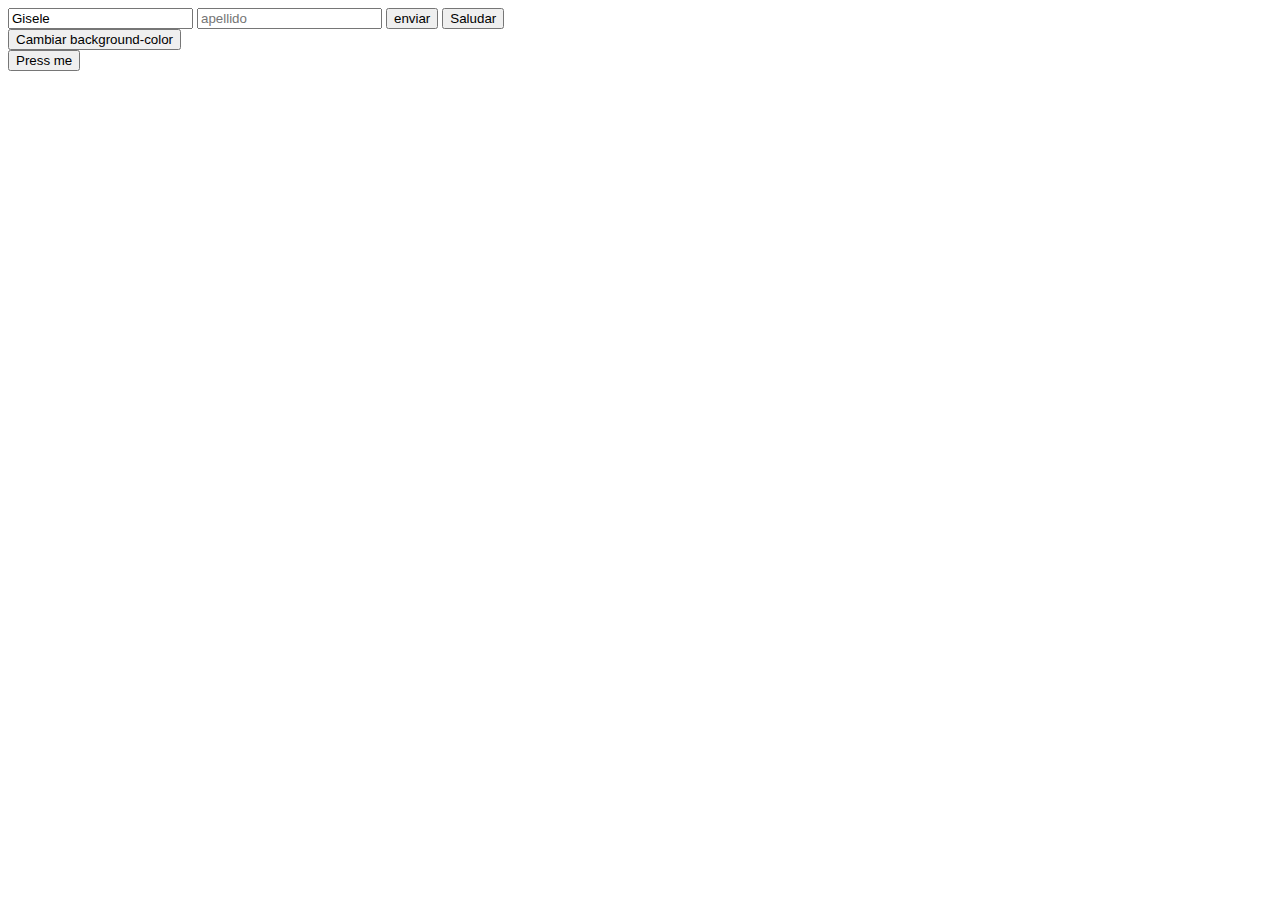
<file: BsAs_pagina/index.html>
<!DOCTYPE html>
<html lang="es">
<head>
    <meta charset="UTF-8">
    <meta http-equiv="X-UA-Compatible" content="IE=edge">
    <meta name="viewport" content="width=device-width, initial-scale=1.0">
    <title>clase 23</title>
</head>
<!--evento onload del body, llamamos a la ventana y usamos una alert
este evento se pisa porque en el script le asignamos otra funcion y como lo ultimo que se carga es el script que esta al final del body, queda esa funcion

<body onload="window.alert('Bienvenido a mi página!');">

-->
<body id="cuerpo">
    <form action="">
        <input id="nombre" type="text" name="nombre" placeholder="nombre" value="Gisele">
        <input id="apellido" type="text" name="apellido" placeholder="apellido">
        <input type="submit" value="enviar">
        <button id="saludar"> Saludar</button>
        
    </form>
    <div>
        <button id="cambiar">Cambiar background-color</button>
    </div>
    <div>
        <!--
            Puede encontrar equivalentes de atributos HTML para muchas de las propiedades del controlador de eventos(addeventlistener,a este metodo le pasamos una funcion como segundo parametro, y el primer parametro el evento); sin embargo, no debe usarlos, ya que se consideran malas prácticas. Puede parecer fácil usar un atributo de controlador de eventos si está haciendo algo realmente rápido, pero rápidamente se vuelven inmanejables e ineficientes.

            Para empezar, no es una buena idea mezclar su HTML y su JavaScript, ya que se vuelve difícil de leer. Mantener su JavaScript separado es una buena práctica, y si está en un archivo separado, puede aplicarlo a varios documentos HTML.

            Incluso en un solo archivo, los controladores de eventos en línea no son una buena idea. Un botón está bien, pero ¿y si tuvieras 100 botones? Tendría que agregar 100 atributos al archivo; rápidamente se convertiría en una pesadilla de mantenimiento. Con JavaScript, puede agregar fácilmente una función de controlador de eventos a todos los botones de la página sin importar cuántos haya

        -->
        <button onclick="changeBackground()">Press me</button>
    </div>
    
   <script >

     /*  ¿Qué es el DOM?
        El modelo de objeto de documento (DOM) es una interfaz de programación para los documentos HTML y XML. Facilita una representación estructurada del documento y define de qué manera los programas pueden acceder, al fin de modificar, tanto su estructura, estilo y contenido. El DOM da una representación del documento como un grupo de nodos y objetos estructurados que tienen propiedades y métodos. Esencialmente, conecta las páginas web a scripts o lenguajes de programación.

        Una página web es un documento. Éste documento puede exhibirse en la ventana de un navegador o también como código fuente HTML. Pero, en los dos casos, es el mismo documento. El modelo de objeto de documento (DOM) proporciona otras formas de presentar, guardar y manipular este mismo documento. El DOM es una representación completamente orientada al objeto de la página web y puede ser modificado con un lenguaje de script como JavaScript.

        Todas las propiedades, métodos y eventos disponibles para la manipulación y la creación de páginas web está organizado dentro de objetos. Un ejemplo: el objeto document representa al documento mismo, el objeto table hace funcionar la interfaz especial HTMLTableElement del DOM para acceder a tablas HTML, y así sucesivamente. Ésta documentación procura una relación objeto-por-objeto del DOM que funciona con los navegadores basados en Gecko.

        importante:!!  El DOM no es un lenguaje de programación pero sin él, el lenguaje JavaScript no tiene ningún modelo o noción de las páginas web, de la páginas XML ni de los elementos con los cuales es usualmente relacionado. Cada elemento -"el documento íntegro, el título, las tablas dentro del documento, los títulos de las tablas, el texto dentro de las celdas de las tablas"- es parte del modelo de objeto del documento para cada documento, así se puede acceder y manipularlos utilizando el DOM y un lenguaje de escritura, como JavaScript.

        Las siglas DOM significan Document Object Model, o lo que es lo mismo, estructura del documento HTML. Una pagina HTML esta formada por multiples etiquetas de HTML, aninadas una dentro de otra, formando un arbol de elementos. El DOM es una representación de esta estructura.
        En javascript, el DOM es una representación de esta estructura la cual se puede modificar, añadiendo nuevas etiquetas, modificando las existentes, agregando clases, id, atributos, cambiando el contenido de un texto, etc. 
        Estas acciones se pueden realizar con una serie de métodos y propiedades, incluso indicando que se realicen cuando el usuario realiza determinada accion, ejemplo click a un boton, mover el raton, escribir un texto, etc.

       
        ¿Cómo se accede al DOM?
        En javascript la forma de acceder al DOM es a traves de un objeto llamado  Este objeto es el que representa el documento HTML, en su interior se encuentran todos los elementos HTML, que seran Element o Node. 

        Element: no es mas que la representacion generica de una etiqueta de HTML, es decir, una etiqueta que se puede agregar a un documento HTML.

        Node: Es una unidad basica, la cual puede ser un element o nodo de texto.

        document y window son objetos cuya interfaces son generalmente muy usadas en la programación de DOM. En término simple, el objeto window representa algo como podría ser el navegador, y el objeto document es la raíz del documento en sí. Element hereda de la interfaz genérica Node, y juntos, estas dos interfaces proporcionan muchos métodos y propiedades utilizables sobre los elementos individuales. Éstos elementos pueden igualmente tener interfaces específicas según el tipo de datos representados, como es el caso del objeto table. 

        document.getElementById(id)
        element.getElementsByTagName(name)
        document.createElement(name)
        parentNode.appendChild(node)
        element.innerHTML
        element.style.left
        element.setAttribute
        element.element.getAttribute
        element.addEventListener
        window.content
        window.onload
        window.dump
        window.scrollTo
        
        */

        //document: cuando un miembro devuelve un objeto del tipo document, este objeto es la raiz del objeto documento en si mismo DOM
        //element: se refiere a un elemento o a un nodo del DOM (el método document.createElement() devuelve un objeto referido a un nodo, lo que significa que este método devuelve el elemento que acaba de ser creado en el DOM. Los objetos element ponen en funcionamiento a la interfaz Element del DOM y también a la interfaz de nodo "Node" más básica, las cuales son incluidas en esta referencia.)
        //nodelist: una lista de nodos, es una serie de elementos, parecido a lo que devuelve el metodo document.getElementsByTagName()
        //getElementById: devuelve un objeto del tipo elemento(etiqueta de html )
        //value: devuelve el valor del elemento
        //innerHTML: devuelve el contenido del elemento
        //innerText: devuelve el contenido del elemento
        //atribute: los atributos son nodos en el dom igual que los elementos, pero no suelen usarse asi.
        //namedNodeMap: es una lista de atributos, es una serie de nodos
       
        //setAttribute: establece un atributo de un elemento
        //getAttribute: devuelve el valor de un atributo de un elemento
        //removeAttribute: elimina un atributo de un elemento
        //addEventListener: agrega un evento a un elemento
        //removeEventListener: elimina un evento de un elemento
        //event: objeto que contiene informacion del evento
        //preventDefault: evita que el evento se propague
        //target: objeto que contiene informacion del elemento que genero el evento
        //getElementsByTagName(): devuelve una lista de elementos que cumplen con el nombre del tag

        /*Los eventos son acciones u ocurrencias que suceden en el sistema que está programando, que el sistema le informa para que su código pueda reaccionar ante ellos.

        Por ejemplo, si el usuario hace clic en un botón en una página web, es posible que desee reaccionar a esa acción mostrando un cuadro de información. En este artículo, discutimos algunos conceptos importantes relacionados con los eventos y observamos cómo funcionan en los navegadores.
        El sistema produce (o "dispara") una señal de algún tipo cuando ocurre un evento y proporciona un mecanismo mediante el cual se puede realizar una acción automáticamente ( es decir, algún código en ejecución) cuando ocurre el evento.
        En el caso de la Web, los eventos se activan dentro de la ventana del navegador y tienden a adjuntarse a un elemento específico que reside en él. Puede ser un solo elemento, un conjunto de elementos, el documento HTML cargado en la pestaña actual o toda la ventana del navegador. Hay muchos tipos diferentes de eventos que pueden ocurrir.

        Por ejemplo:

        El usuario selecciona, hace clic o pasa el cursor sobre un determinado elemento.
        El usuario elige una tecla en el teclado.
        El usuario cambia el tamaño o cierra la ventana del navegador.
        Una página web termina de cargarse.
        Se envía un formulario.
        Un video se reproduce, pausa o finaliza.
        Se produce un error.

        Para reaccionar a un evento, le adjuntas un controlador de eventos. Este es un bloque de código (generalmente una función de JavaScript que usted crea como programador) que se ejecuta cuando se activa el evento. Cuando dicho bloque de código se define para ejecutarse en respuesta a un evento, decimos que estamos registrando un controlador de eventos 

        algunos eventos:
            onblur un elemento pierde el foco
            onchange un elemento ha sido modificado 
            onclick pulsar y soltar raton
            onfocus elemento obtiene el foco
            keydown pulsar una tecla y no soltar
            keypress pulsar una tecla
            keyup soltar una tecla pulsada
            load pagina cargada completamente
            mousedown pulsar raton y no soltarlo
            mousemove mover el raton
            mouseout el raton sale del elemento 
            mouseover el raton entra al elemento
            mouseup solar el boton de raton
            reset
            resize modificar el tamaño de la pantalla
            select seleccionar un texto
            submit enviar el formulario 
            unload se abandona la pagina al cerrar el navegador
        
        */


       /*
        // ejecuta esta función cuando se cargue el documento
        window.onload = function() {

            // crea dinámicamente un par de elementos HTML en una página vacia
            var heading = document.createElement("h1");
            var heading_text = document.createTextNode("Estamos manejando el DOM");
            // al h1 le agregamos el texto
            heading.appendChild(heading_text);
            // agregamos el h1 al body
            document.body.appendChild(heading);
        }*/

        // levanto en variables cada uno de los elementos del formulario y los botones
         let nombre = document.getElementById('nombre');
         console.log(nombre);
         let apellido = document.getElementById('apellido');
         console.log(apellido);
         let saludar = document.getElementById('saludar');
         console.log(saludar);
         let cambiar = document.getElementById('cambiar');
         let cuerpo = document.getElementById('cuerpo');
         console.log(nombre.value);

         // al elemento saludar, en el evento click, ejecuta una funcion anonima que muesstra u alert
         saludar.addEventListener('click', function(){
              console.log(nombre.value);
              alert('Hola ' + nombre.value + ' ' + apellido.value);
         });
         // creo una funcion que duelve un nro aleatorio
        function random(number) {
            return Math.floor(Math.random() * (number+1));
        }
        // funcion que cambia el color del body 
        function changeBackground() {
          
          let rndCol = `rgb(${random(255)}, ${random(255)}, ${random(255)})`;
          //
          cuerpo.style.backgroundColor = rndCol;
        }

        // al elemento boton,le indico que en el click, ejecute la funcion que se llama changeBackground
         cambiar.addEventListener('click', changeBackground);
   </script>
</body>
</html>
</file>
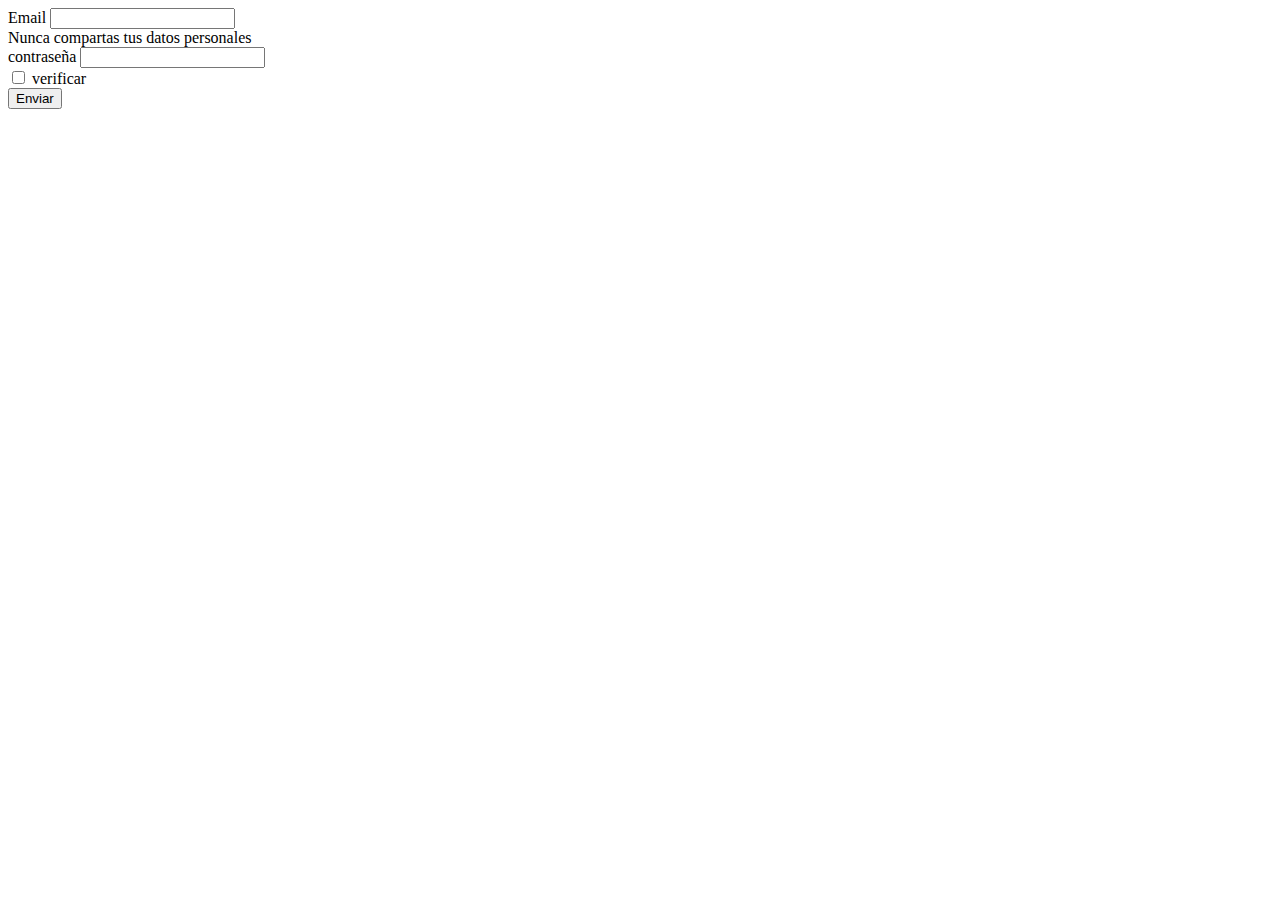
<file: formulario/index.html>
<!DOCTYPE html>
<html lang="en">
<head>
    <meta charset="UTF-8">
    <meta http-equiv="X-UA-Compatible" content="IE=edge">
    <meta name="viewport" content="width=device-width, initial-scale=1.0">
    <title>formulario</title>
</head>
<body>
<form action="enviar.php" method="post" >
  <div class="mb-3">
    <label for="exampleInputEmail1" class="form-label">Email </label>
    <input type="email" class="form-control" id="exampleInputEmail1" aria-describedby="emailHelp">
    <div id="emailHelp" class="form-text">Nunca compartas tus datos personales</div>
  </div>
  <div class="mb-3">
    <label for="exampleInputPassword1" class="form-label">contraseña</label>
    <input type="password" class="form-control" id="exampleInputPassword1">
  </div>
  <div class="mb-3 form-check">
    <input type="checkbox" class="form-check-input" id="exampleCheck1">
    <label class="form-check-label" for="exampleCheck1">verificar</label>
  </div>
  <button type="submit" class="btn btn-primary">Enviar</button>
</form>
<script  src="./probar.js" type="text/javascript"></script>
</body>
</html>
</file>
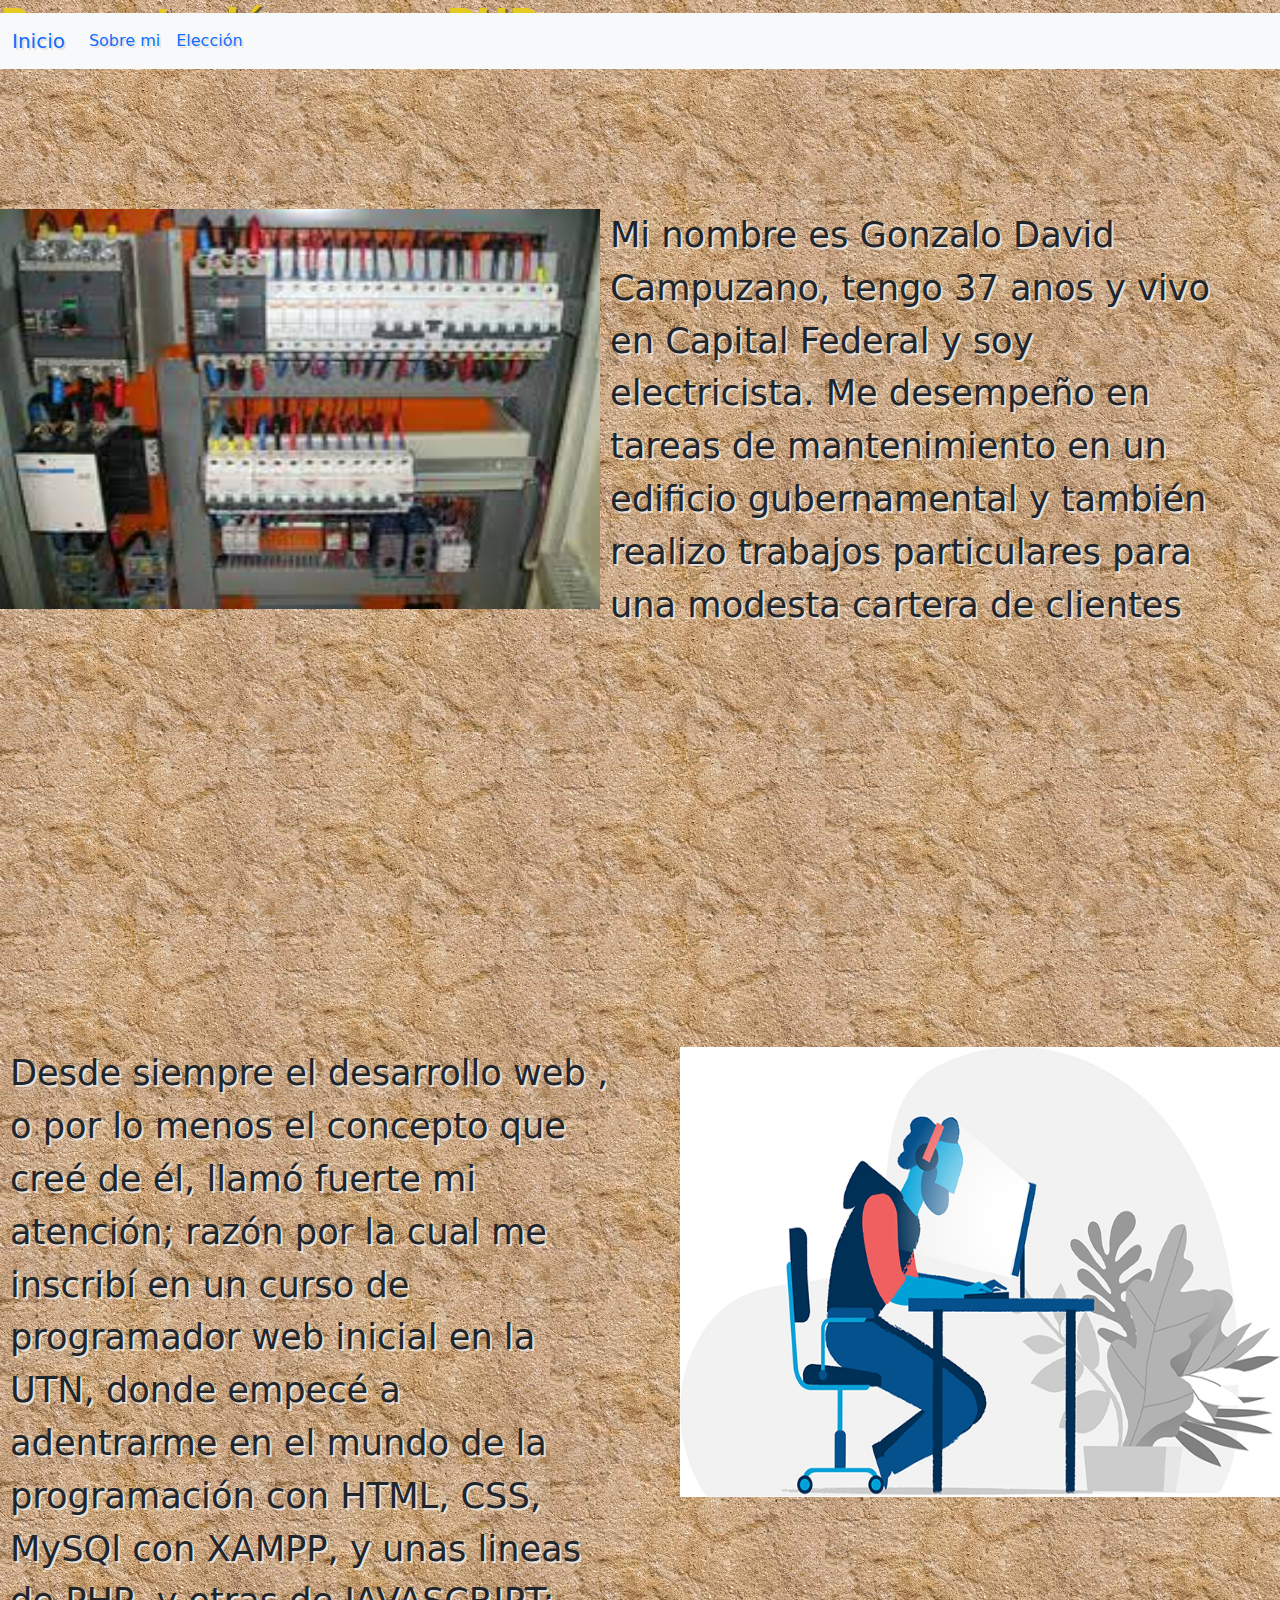
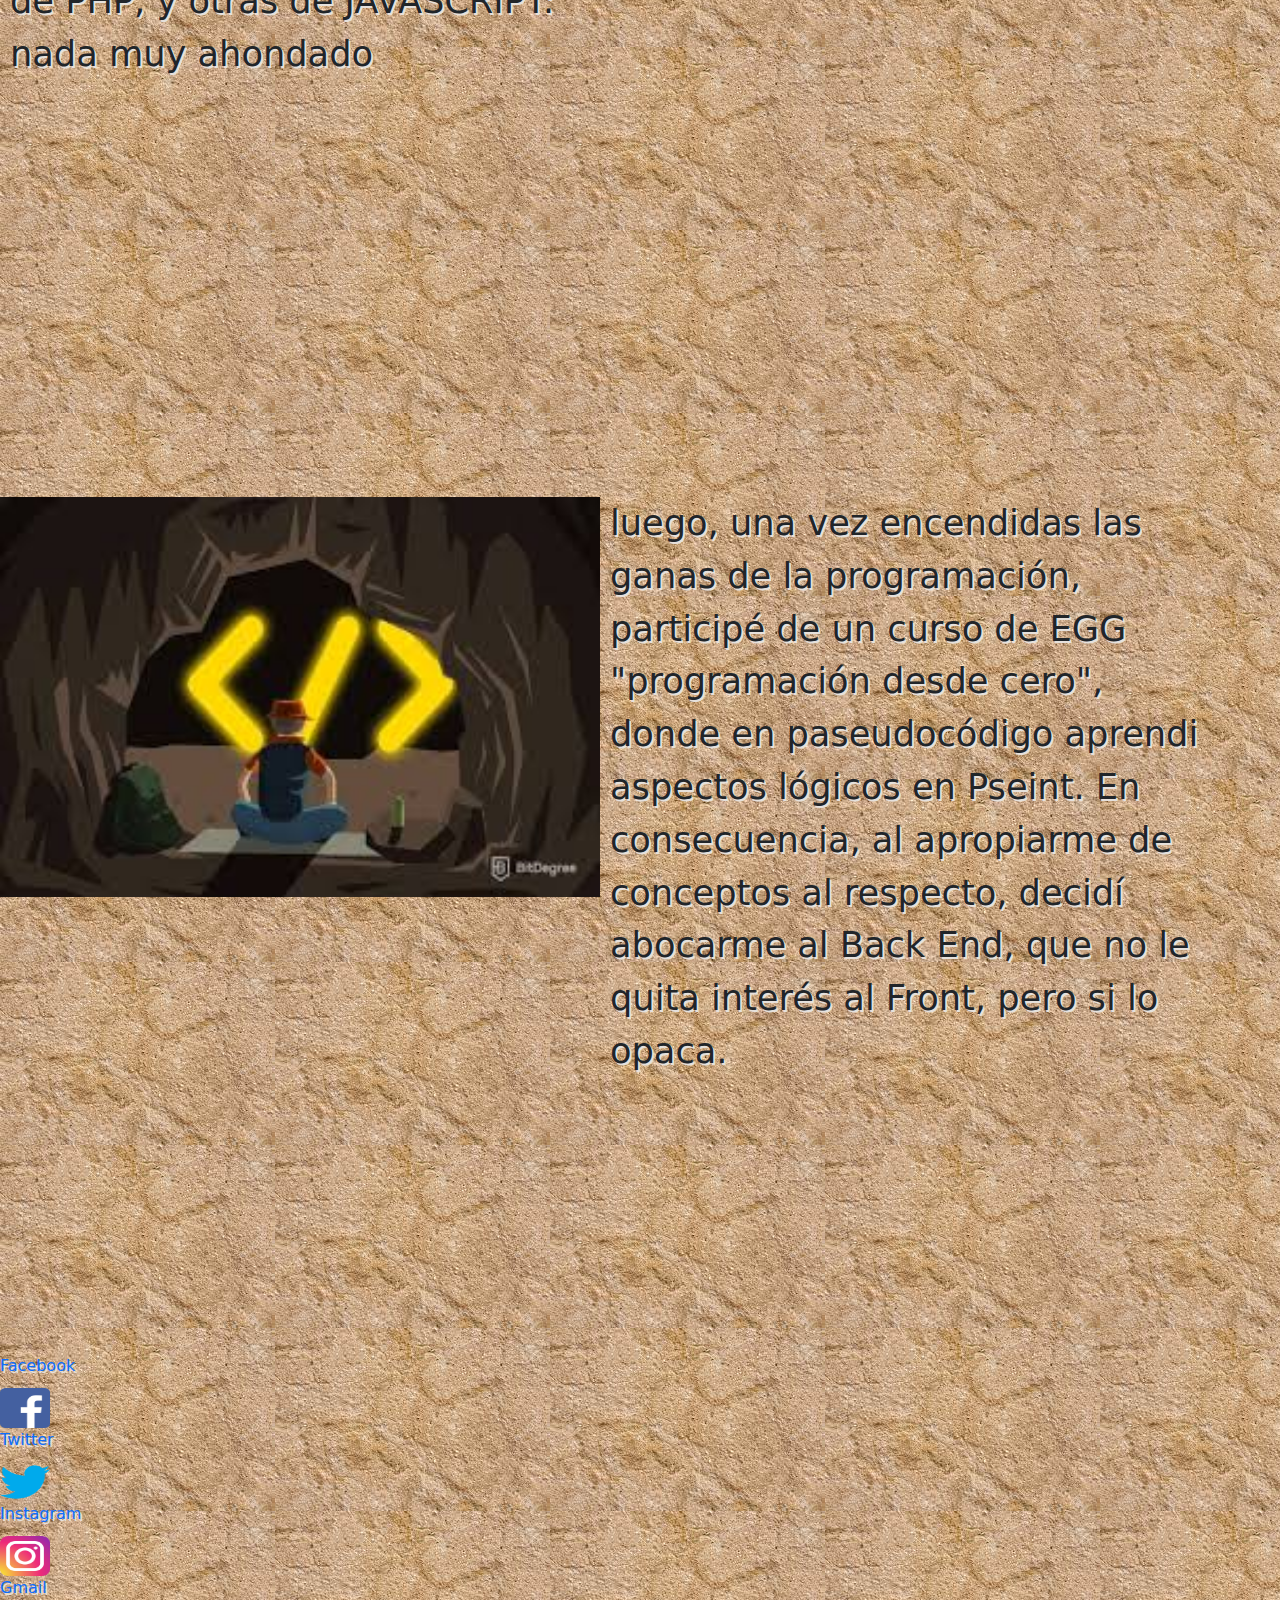
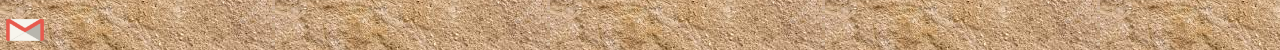
<file: presentacion/index.html>
<!DOCTYPE html>
<html lang="en">
<head>
    <meta charset="UTF-8">
    <meta http-equiv="X-UA-Compatible" content="IE=edge">
    <meta name="viewport" content="width=device-width, initial-scale=1.0">
    <link rel="stylesheet" href="estilos.css">
    <link rel="stylesheet" href="../bootstrap-5.0.2-dist/css/bootstrap.min.css">
    <link rel="apple-touch-icon" sizes="180x180" href="/apple-touch-icon.png">
    
    <title>Presentación</title>
</head>
<body>
    <header>
        <h1><b>Presentación curso PHP</b></h1>
        <nav class="navbar navbar-expand-lg bg-light">
            <div class="container-fluid">
              <a class="navbar-brand" href="#yo">Inicio</a>
              <button class="navbar-toggler" type="button" data-bs-toggle="collapse" data-bs-target="#navbarNav" aria-controls="navbarNav" aria-expanded="false" aria-label="Toggle navigation">
                <span class="navbar-toggler-icon"></span>
              </button>
              <div class="collapse navbar-collapse" id="navbarNav">
                <ul class="navbar-nav">
                  <li class="nav-item">
                    <a class="nav-link active" aria-current="page" href="#interes">Sobre mi</a>
                  </li>
                  <li class="nav-item">
                    <a class="nav-link" href="cierre">Elección</a>
                  </li>
                </ul>
              </div>
            </div>
          </nav>
    </header>
    
    
    <section id="yo">
        <div class="imagen">
            <img src="../images/tablero.jpg" width="600px" height="400px" alt="">
        </div>
           <div class="parrafo1">
            <p>Mi nombre es Gonzalo David Campuzano, tengo 37 anos y vivo en Capital Federal y soy electricista. Me desempeño en tareas de mantenimiento en un edificio gubernamental y también realizo trabajos particulares para una modesta cartera de clientes    </p>
        </div> 
    </section>
    
    <section id="interes">
        
        <div class="parrafo2"> 
            <p>Desde siempre el desarrollo web , o por lo menos el concepto que creé de él, llamó fuerte mi atención; razón por la cual me inscribí en un curso de programador web inicial en la UTN, donde empecé a adentrarme en el mundo de la programación con HTML, CSS, MySQl con XAMPP, y unas lineas de PHP, y otras de JAVASCRIPT: nada muy ahondado </p>
        </div>
        <div class="imagen" >
            <img src="../images/prog.jpg" width="600px" height="450px" alt="" loading="lizzy">
            </div>
    </section>
   
       <section  id="cierre">
        <div class="imagen">
            <img src="../images/backend.jpg" width="600px" height="400px" alt="">
        </div>
            <div class="parrafo3"> 
            <p>luego, una vez encendidas las ganas de la programación, participé de un curso de EGG "programación desde cero", donde en paseudocódigo aprendi aspectos lógicos en Pseint. En consecuencia, al apropiarme de conceptos al respecto, decidí abocarme al Back End, que no le quita interés al Front, pero si lo opaca.</p>
            </div>
           
       </section>
       <footer>
       <div class="icon-social">
        <a href="https://www.facebook.com"  class="icon-fb" target="_blank">Facebook<img src="../images/social-bar/facebook.png" alt=""></a>
        <a href="https://twitter.com" class="icon-tw" target="_blank">Twitter<img src="../images/social-bar/twitter.png" alt=""></a>
        <a href="https://www.instagram.com/" class="icon-inst" target="_blank">Instagram<img src="../images/social-bar/instagarm.png" alt=""></a>
        <a href="https://www.gmail.com/" class="icon-gmail" target="_blank">Gmail <img src="../images/social-bar/gmail.png" alt=""> </a>
       </div>
      
       
       </footer>
   
   <script src="../bootstrap-5.0.2-dist/js/bootstrap.min.js"></script>
    
</body>
</html>
</file>
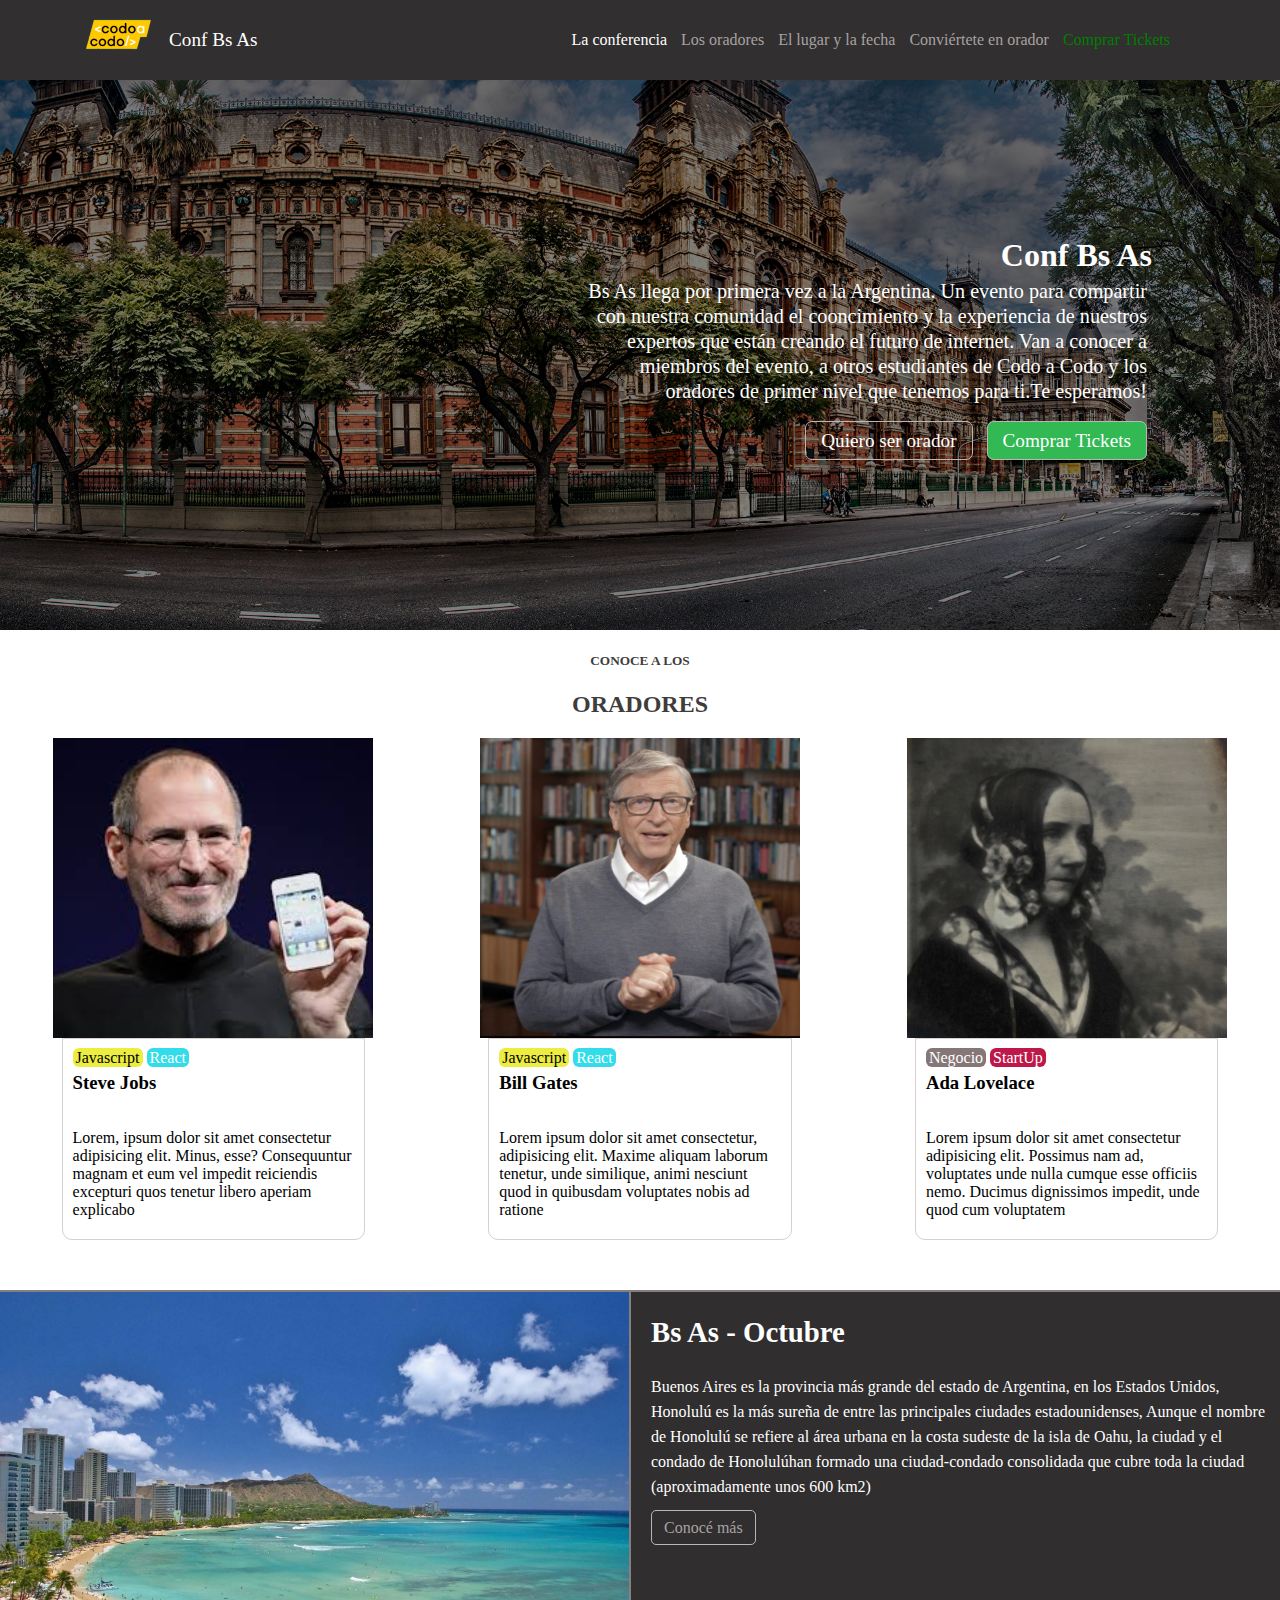
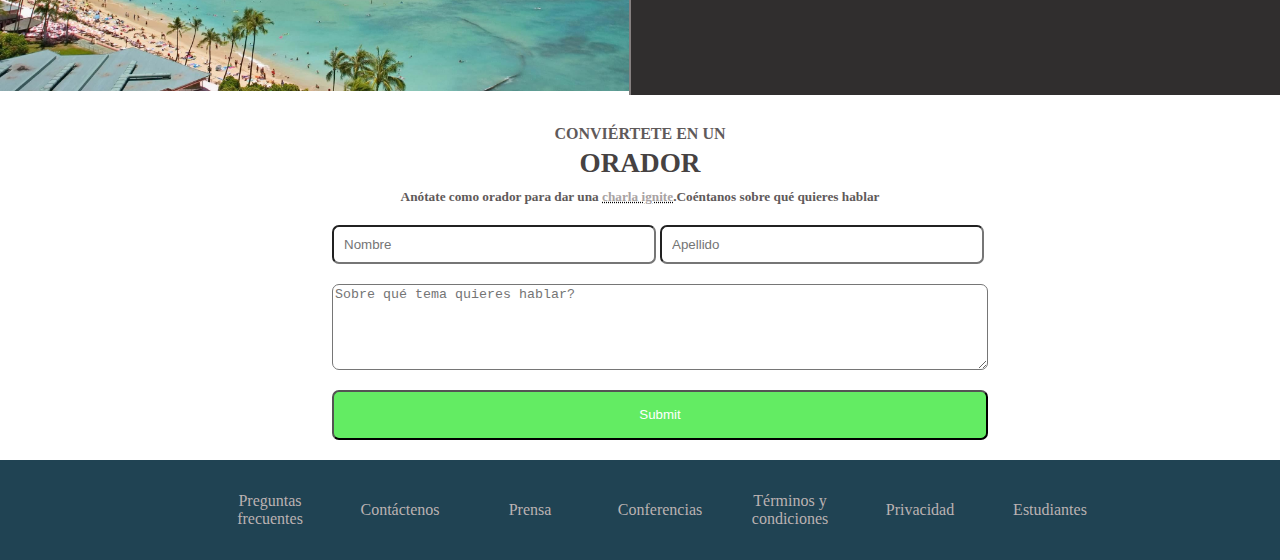
<file: BsAs_pagina/sin_bootstrap/index.html>
<!DOCTYPE html>
<html lang="es">
  <head>
    <meta charset="UTF-8" />
    <meta http-equiv="X-UA-Compatible" content="IE=edge" />
    <meta name="viewport" content="width=device-width, initial-scale=1.0" />
    
    <link rel="apple-touch-icon" sizes="180x180" href="../../assets/imagenes/apple-touch-icon.png">
    <link rel="icon" type="image/png" sizes="32x32" href="../../assets/imagenes/favicon-32x32.png">
    <link rel="icon" type="image/png" sizes="16x16" href="../../assets/imagenes/favicon-16x16.png">
    <link rel="manifest" href="../../assets/imagenes/site.webmanifest">
    <link rel="stylesheet" href="../../CSS/estilos.css" />
    <title>Bs As</title>
    <link rel="stylesheet" href="estilos.css" />
    <link rel="apple-touch-icon" sizes="180x180" href="../assets/imagenes/apple-touch-icon.png">
    <link rel="icon" type="image/png" sizes="32x32" href="../assets/imagenes/apple-touch-icon.png">
    <link rel="icon" type="image/png" sizes="16x16" href="../assets/imagenes/favicon-16x16.png">
    <link rel="manifest" href="../assets/imagenes/site.webmanifest">
  </head>
  <body>
    <header>
      <div class="cabecera">
      <div class="cabecera1">
        <img src="../../assets/imagenes/apple-touch-icon.png" alt="logo"
        width="90vmax" height="50vmax"/>
        <p class="letra">Conf Bs As</p>
    </div>
    <div class="cabecera2">
        <nav >
          <ul>
            <li><a href="#" style="color: white">La conferencia</a></li>
            <li><a href="#">Los oradores</a></li>
            <li><a href="#">El lugar y la fecha</a></li>
            <li><a href="#">Conviértete en orador</a></li>
            <li><a href="#" style="color: green">Comprar Tickets</a></li>
          </ul>
        </nav>
      </div>
    </div>
      <div class="header-hijo">
        <h1>Conf Bs As</h1>
        <p class="bsas">
          Bs As llega por primera vez a la Argentina. Un evento para compartir
          con nuestra comunidad el cooncimiento y la experiencia de nuestros
          expertos que están creando el futuro de internet. Van a conocer a
          miembros del evento, a otros estudiantes de Codo a Codo y los oradores
          de primer nivel que tenemos para ti.Te esperamos!
        </p>
        <ul>
          <li><a href="#" class="boton1">Quiero ser orador</a></li>
          <li><a href="#" class="boton2">Comprar Tickets</a></li>
        </ul>
      </div>
    </header>
    <main>
      <div class="titulo">
        <h5>CONOCE A LOS</h5>
        <h2>ORADORES</h2>
      </div>

      <div class="tarjetas">
        <div class="tarjeta">
          <img
            src="../../assets/imagenes/steve.jpg"
            alt="Steve Jobs SONRIENDO"
            width="320px"
            height="300px"
            load="lazy"
          />
          <div class="tarjet">
          <div class="botonitos">
            <a href="#" class="java">Javascript</a>
            <a href="#" class="react">React</a>
          </div>
          <h3>Steve Jobs</h3>
          <p class="texto-tarjeta">
            Lorem, ipsum dolor sit amet consectetur adipisicing elit. Minus,
            esse? Consequuntur magnam et eum vel impedit reiciendis excepturi
            quos tenetur libero aperiam explicabo
          </p>
        </div>
        </div>

        <div class="tarjeta">
          <img
            src="../../assets/imagenes/bill.jpg"
            alt="Bill Gates hablando"
            width="320px"
            height="300px"
            loading="lazy"/>

          <div class="tarjet">
            <div class="botonitos">
              <a href="#" class="java">Javascript</a>
              <a href="#" class="react">React</a>
            </div>
            <h3>Bill Gates</h3>
  
            <p class="texto-tarjeta">
              Lorem ipsum dolor sit amet consectetur, adipisicing elit. Maxime
              aliquam laborum tenetur, unde similique, animi nesciunt quod in
              quibusdam voluptates nobis ad ratione 
            </p>
          </div>
          </div>
          

        <div class="tarjeta">
          <img
            src="../../assets/imagenes/ada.jpeg"
            alt="Ada Lovelace de perfil "
            width="320px"
            height="300px"
            loading="lazy"
          />
          <div class="tarjet">
          <div class="botonitos1">
            <a href="#" class="negocio">Negocio</a>
            <a href="#" class="StartUp">StartUp</a>
          </div>
          <h3>Ada Lovelace</h3>
          <p class="texto-tarjeta">
            Lorem ipsum dolor sit amet consectetur adipisicing elit. Possimus
            nam ad, voluptates unde nulla cumque esse officiis nemo. Ducimus
            dignissimos impedit, unde quod cum voluptatem 
          </p>
        </div>
      </div>
      </div>
    </main>

    <section class="honolulu">
      <div class="honolulu-img">
        <img src="../../assets/imagenes/honolulu.jpg" alt="vista aérea de la ciudad de Honolulú" width="100%" />
      </div>
      <div class="honolulu-box">
        <h3>Bs As - Octubre</h3>
        <p class="honolulu-texto">
          Buenos Aires es la provincia más grande del estado de Argentina, en
          los Estados Unidos, Honolulú es la más sureña de entre las principales
          ciudades estadounidenses, Aunque el nombre de Honolulú se refiere al
          área urbana en la costa sudeste de la isla de Oahu, la ciudad y el
          condado de Honolulúhan formado una ciudad-condado consolidada que
          cubre toda la ciudad (aproximadamente unos 600 km2)
        </p>
        <a href="#" class="boton-honolulu">Conocé más</a>
      </div>
    </section>
    <div class="titulo-form">
      <h4>CONVIÉRTETE EN UN  </h4>
      <h2 >ORADOR</h2>
      <H5>Anótate como orador para dar una <a href="#" class="charla">charla ignite</a>.Coéntanos sobre qué quieres hablar</H5>
    </div>
    
      <form action="" >
        <div class="formulario">
        <input type="text" placeholder="Nombre" class="form">
        <input type="text" placeholder="Apellido" class="form">
        
      </div>
        <textarea name="" id="" cols="30" rows="10" placeholder="Sobre qué tema quieres hablar?"></textarea>
        <input type="submit" class="enviar">
      </form>
    
    <footer>
      <ul>
        <li><a href="#">Preguntas frecuentes</a></li>
        <li><a href="#">Contáctenos</a></li>
        <li><a href="#">Prensa</a></li>
        <li><a href="#">Conferencias</a></li>
        <li><a href="#">Términos y condiciones</a></li>
        <li><a href="#">Privacidad</a></li>
        <li><a href="#">Estudiantes</a></li>
      </ul>
    </footer>
  </body>
  </html>
</file>
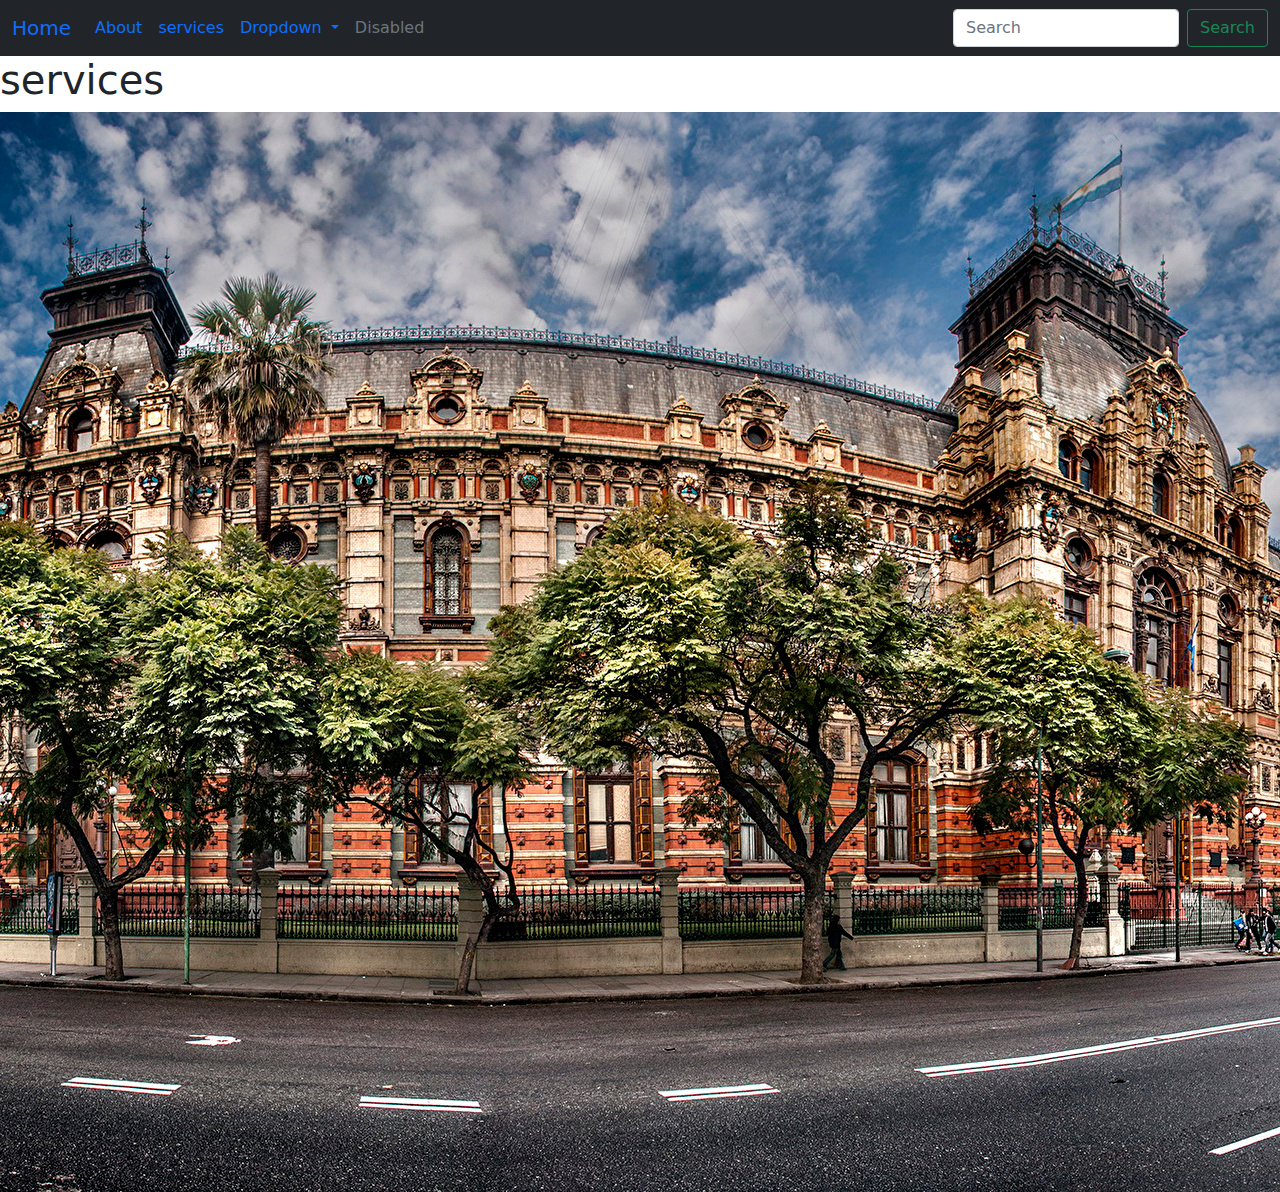
<file: pipu/services.html>
<!DOCTYPE html>
<html lang="en">
<head>
    <meta charset="UTF-8">
    <meta http-equiv="X-UA-Compatible" content="IE=edge">
    <meta name="viewport" content="width=device-width, initial-scale=1.0">
    <link rel="stylesheet" href="../bootstrap-5.0.2-dist/css/bootstrap.min.css">
    <title>Document</title>
</head>
<body>
    <nav class="navbar navbar-expand-lg bg-dark">
        <div class="container-fluid">
          <a class="navbar-brand" href="./home.html">Home</a>
          <button class="navbar-toggler" type="button" data-bs-toggle="collapse" data-bs-target="#navbarSupportedContent" aria-controls="navbarSupportedContent" aria-expanded="false" aria-label="Toggle navigation">
            <span class="navbar-toggler-icon"></span>
          </button>
          <div class="collapse navbar-collapse" id="navbarSupportedContent">
            <ul class="navbar-nav me-auto mb-2 mb-lg-0">
              <li class="nav-item">
                <a class="nav-link active" aria-current="page" href="./about.html">About</a>
              </li>
              <li class="nav-item">
                <a class="nav-link" href="./services.html">services</a>
              </li>
              <li class="nav-item dropdown">
                <a class="nav-link dropdown-toggle" href="#" role="button" data-bs-toggle="dropdown" aria-expanded="false">
                  Dropdown
                </a>
                <ul class="dropdown-menu">
                  <li><a class="dropdown-item" href="#">Action</a></li>
                  <li><a class="dropdown-item" href="#">Another action</a></li>
                  <li><hr class="dropdown-divider"></li>
                  <li><a class="dropdown-item" href="#">Something else here</a></li>
                </ul>
              </li>
              <li class="nav-item">
                <a class="nav-link disabled">Disabled</a>
              </li>
            </ul>
            <form class="d-flex" role="search">
              <input class="form-control me-2" type="search" placeholder="Search" aria-label="Search">
              <button class="btn btn-outline-success" type="submit">Search</button>
            </form>
          </div>
        </div>
      </nav>
    <h1>services</h1>

    <script src="../bootstrap-5.0.2-dist/js/bootstrap.bundle.js"></script>
    <img src="../assets/imagenes/ba1.jpg" alt="">
    
</body>
</html>
</file>
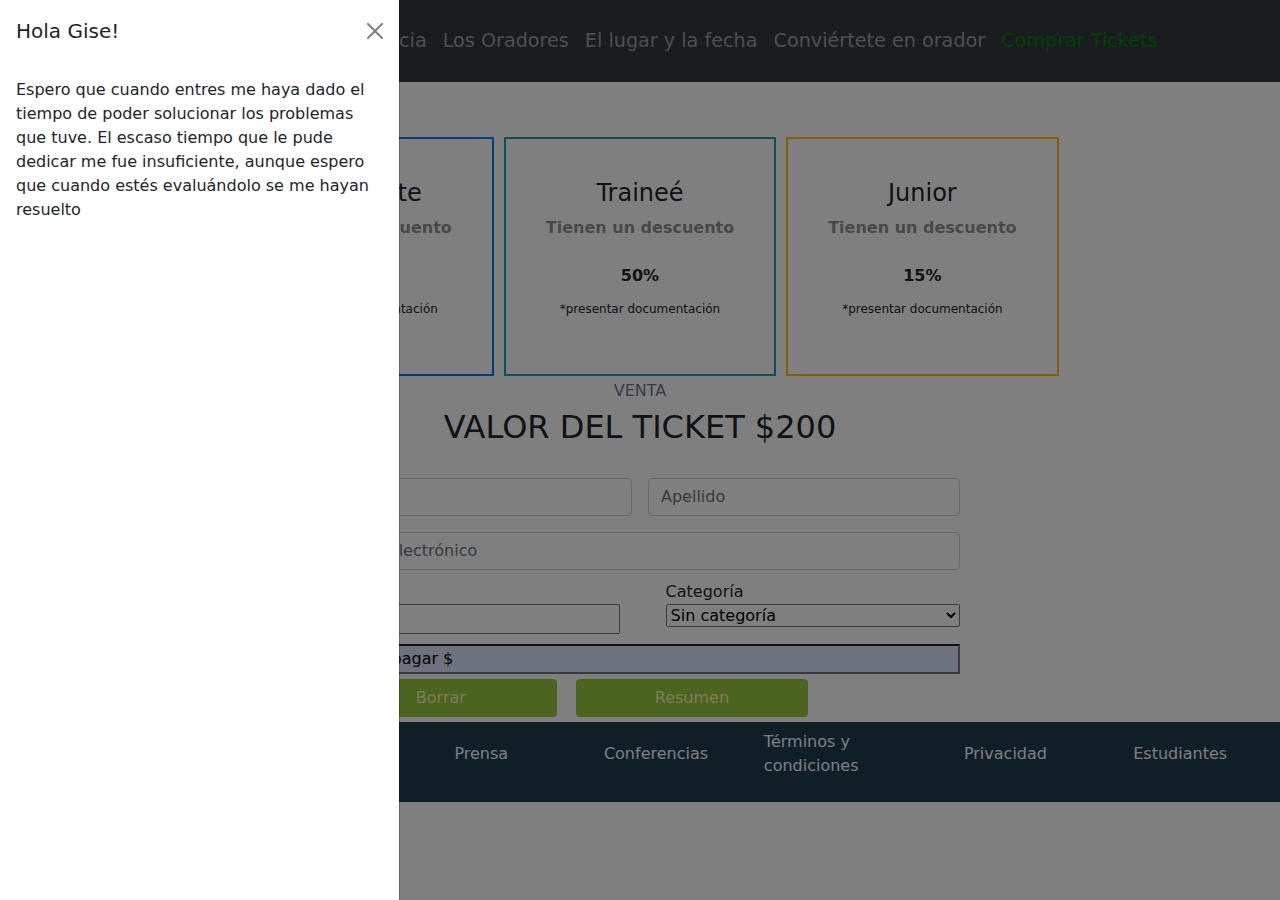
<file: BsAs_pagina/comprarTickets/formulario.html>
<!DOCTYPE html>
<html lang="en">
  <head>
    <meta charset="UTF-8" />
    <meta http-equiv="X-UA-Compatible" content="IE=edge" />
    <meta name="viewport" content="width=device-width, initial-scale=1.0" />
    <link rel="stylesheet" href="../../CSS/style.css" />
    <link
      rel="apple-touch-icon"
      sizes="180x180"
      href="../../assets/imagenes/apple-touch-icon.png"
    />
    <link
      rel="icon"
      type="image/png"
      sizes="32x32"
      href="../../assets/imagenes/apple-touch-icon.png"
    />
    <link
      rel="icon"
      type="image/png"
      sizes="16x16"
      href="../../assets/imagenes/favicon-16x16.png"
    />
    <link rel="manifest" href="../../assets/imagenes/site.webmanifest" />
    <link
      rel="stylesheet"
      href="../../bootstrap-5.0.2-dist/css/bootstrap.min.css"
    />
    <link rel="stylesheet" href="../comprarTickets/estilos.css" />
    <title>Comprar tickets</title>
  </head>
  <body>
    <header>
      <nav class="navbar navsup navbar-expand-lg navbar-light py-3">
        <div class="container-fluid">
          <a class="icono" href="../con-bootstrap/index1.html"
            ><img
              src="../../assets/imagenes/apple-touch-icon.png"
              width="70px"
              height="50px"
            />Conf Bs As</a
          >
          <button
            class="navbar-toggler"
            type="button"
            data-bs-toggle="collapse"
            data-bs-target="#navbarNavAltMarkup"
            aria-controls="navbarNavAltMarkup"
            aria-expanded="false"
            aria-label="Toggle navigation"
          >
            <span class="navbar-toggler-icon"></span>
          </button>
          <div class="collapse navbar-collapse" id="navbarNavAltMarkup">
            <div class="navbar-nav">
              <a
                class="nav-link active"
                aria-current="page"
                href="../con-bootstrap/index1.html"
                >La Conferencia</a
              >
              <a class="nav-link" href="../con-bootstrap/index1.html#oradores"
                >Los Oradores</a
              >
              <a class="nav-link" href="#">El lugar y la fecha</a>
              <a class="nav-link" href="#">Conviértete en orador</a>
              <a class="nav-link btn-1" href="formulario.html"
                >Comprar Tickets</a
              >
            </div>
          </div>
        </div>
      </nav>
    </header>
    <div
      class="offcanvas offcanvas-start show w-50%"
      tabindex="-1"
      id="offcanvas"
      aria-labelledby="offcanvasLabel"
    >
      <div class="offcanvas-header">
        <h5 class="offcanvas-title" id="offcanvasLabel">Hola Gise!</h5>
        <button
          type="button"
          class="btn-close"
          data-bs-dismiss="offcanvas"
          aria-label="Close"
        ></button>
      </div>
      <div class="offcanvas-body">
        Espero que cuando entres me haya dado el tiempo de poder solucionar los
        problemas que tuve. El escaso tiempo que le pude dedicar me fue
        insuficiente, aunque espero que cuando estés evaluándolo se me hayan
        resuelto
      </div>
    </div>
    <section class="formulario">
      <div class="desc">
        <div class="desc1">
          <h4>Estudiante</h4>
          <p class="textito">Tienen un descuento</p>
          <span class="py-2">80%</span>
          <p class="doc pt-1">*presentar documentación</p>
        </div>
        <div class="desc2">
          <h4>Traineé</h4>
          <p class="textito">Tienen un descuento</p>
          <span class="py-2">50%</span>
          <p class="doc pt-1">*presentar documentación</p>
        </div>
        <div class="desc3">
          <h4>Junior</h4>
          <p class="textito">Tienen un descuento</p>
          <span class="py-2">15%</span>
          <p class="doc pt-1">*presentar documentación</p>
        </div>
      </div>
      <div class="subt">
        <h6>VENTA</h6>
        <h2>VALOR DEL TICKET $200</h2>
      </div>
      <br />
      <form action="" id="formulario">
        <div>
          <div class="row g-3">
            <div class="col">
              <input
                type="text"
                class="form-control focus"
                placeholder="Nombre"
                id="nombre"
                aria-label="First name"
              />
            </div>
            <div class="col">
              <input
                type="text"
                class="form-control focus"
                placeholder="Apellido"
                id="apellido"
                aria-label="Last name"
              />
            </div>
          </div>
        </div>
        <div class="row mb-3 correo">
          <div>
            <input
              type="text"
              class="form-control my-3 correo"
              placeholder="correo electrónico"
              id="correo"
            />
          </div>
        </div>

        <div class="cancat">
          <div class="cantidad">
            <label for="">Cantidad</label>
            <input
              class="cantidad"
              type="text"
              id="cantidad"
              aria-label="default input example"
            />
          </div>
          <div class="categoria">
            <label for="">Categoría</label>
            <select
              class=""
              id="categoria"
              class="categoria"
              onchange=""
              aria-label="Default select example"
            >
              <option value="0">Sin categoría</option>
              <option value="1">Estudiante</option>
              <option value="2">Trainee</option>
              <option value="3">Junior</option>
            </select>
          </div>
        </div>
        <input type="text" value="  Total a pagar $" class="Total" id="total" />
        <div class="boton">
          <button
            type="button"
            onclick="clearForm()"
            class="btn"
            value="Borrar"
          >
            Borrar
          </button>
          <button
            type="button"
            id="resumen"
            onclick="clearTotal()"
            class="btn"
            value="Resumen"
          >
            Resumen
          </button>
        </div>
      </form>
    </section>
    <footer>
      <nav>
        <ul>
          <li><a href="#">Preguntas Frecuentes</a></li>
          <li><a href="#">Contáctanos</a></li>
          <li><a href="#">Prensa</a></li>
          <li><a href="#">Conferencias</a></li>
          <li><a href="#">Términos y condiciones</a></li>
          <li><a href="#">Privacidad</a></li>
          <li><a href="#">Estudiantes</a></li>
        </ul>
      </nav>
    </footer>
    <script src="../../bootstrap-5.0.2-dist/js/bootstrap.min.js"></script>
    <script src="./formulario.js"></script>
  </body>
</html>
</file>
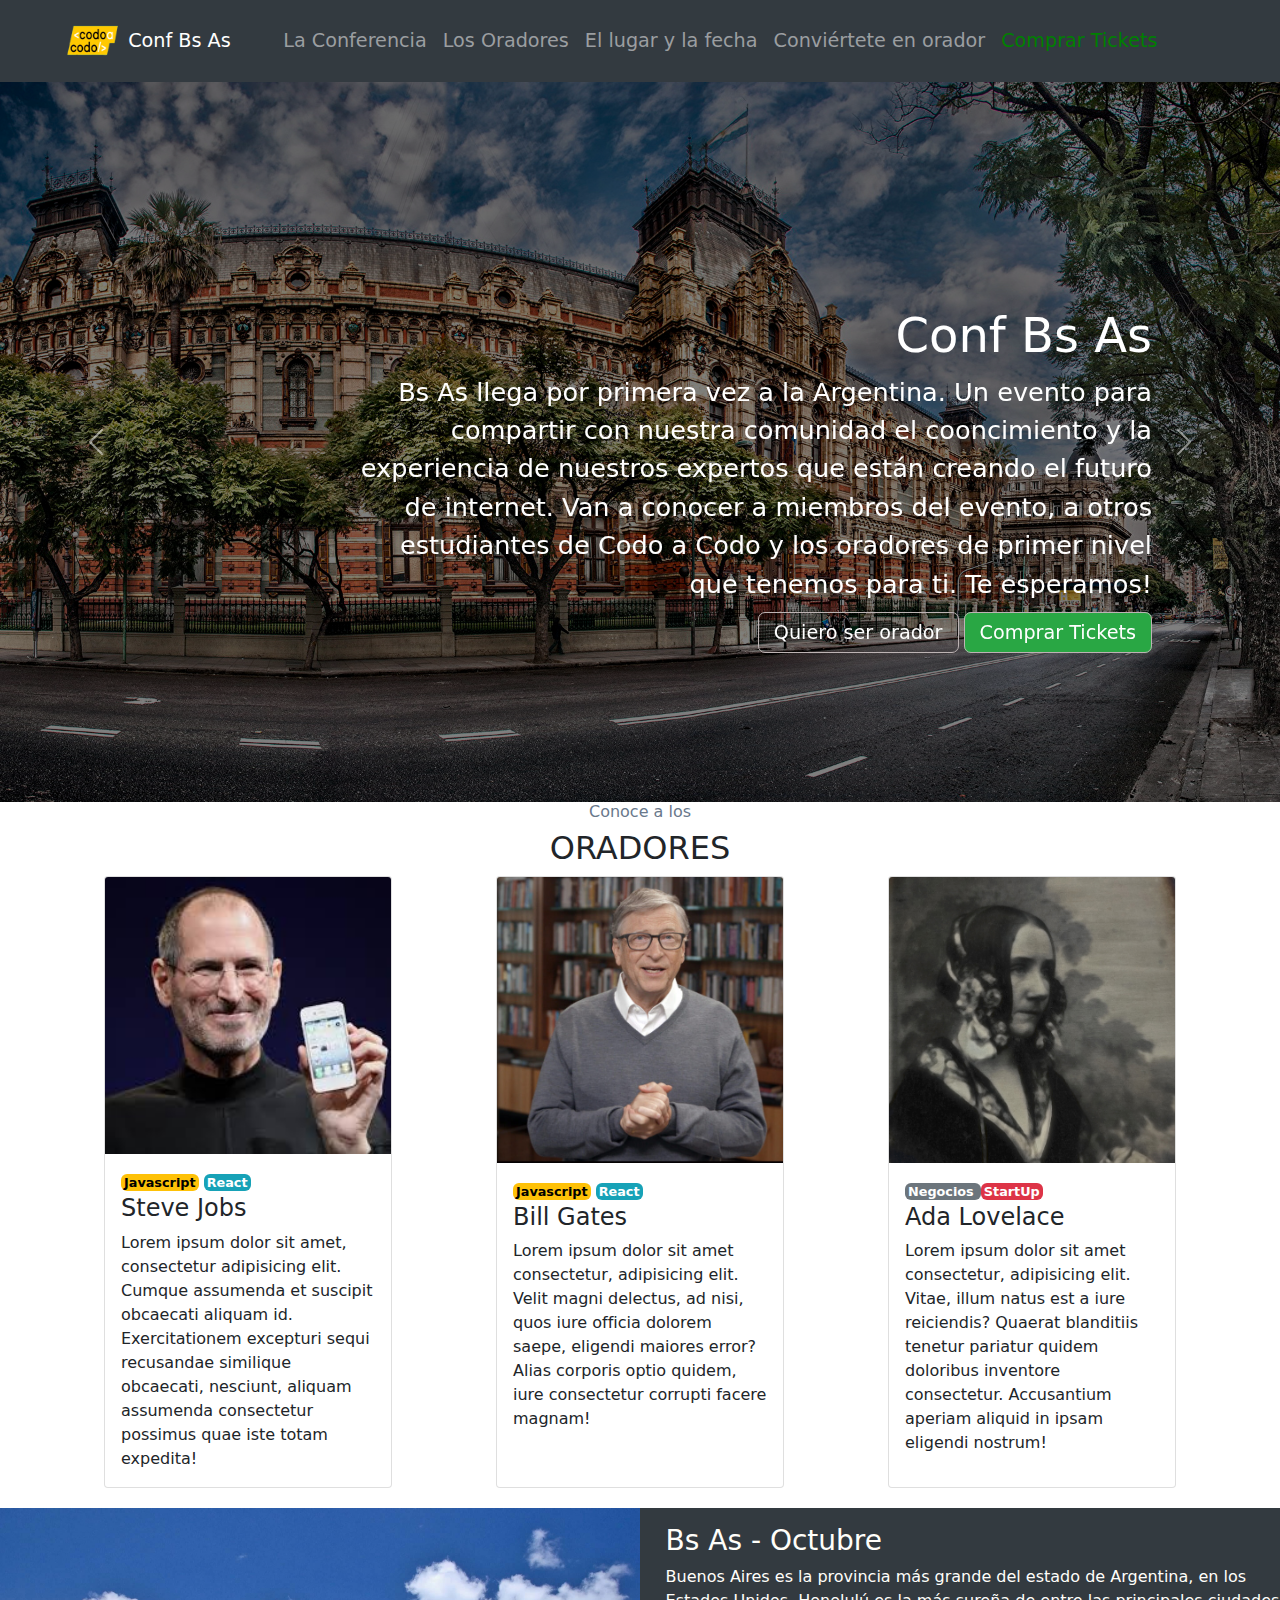
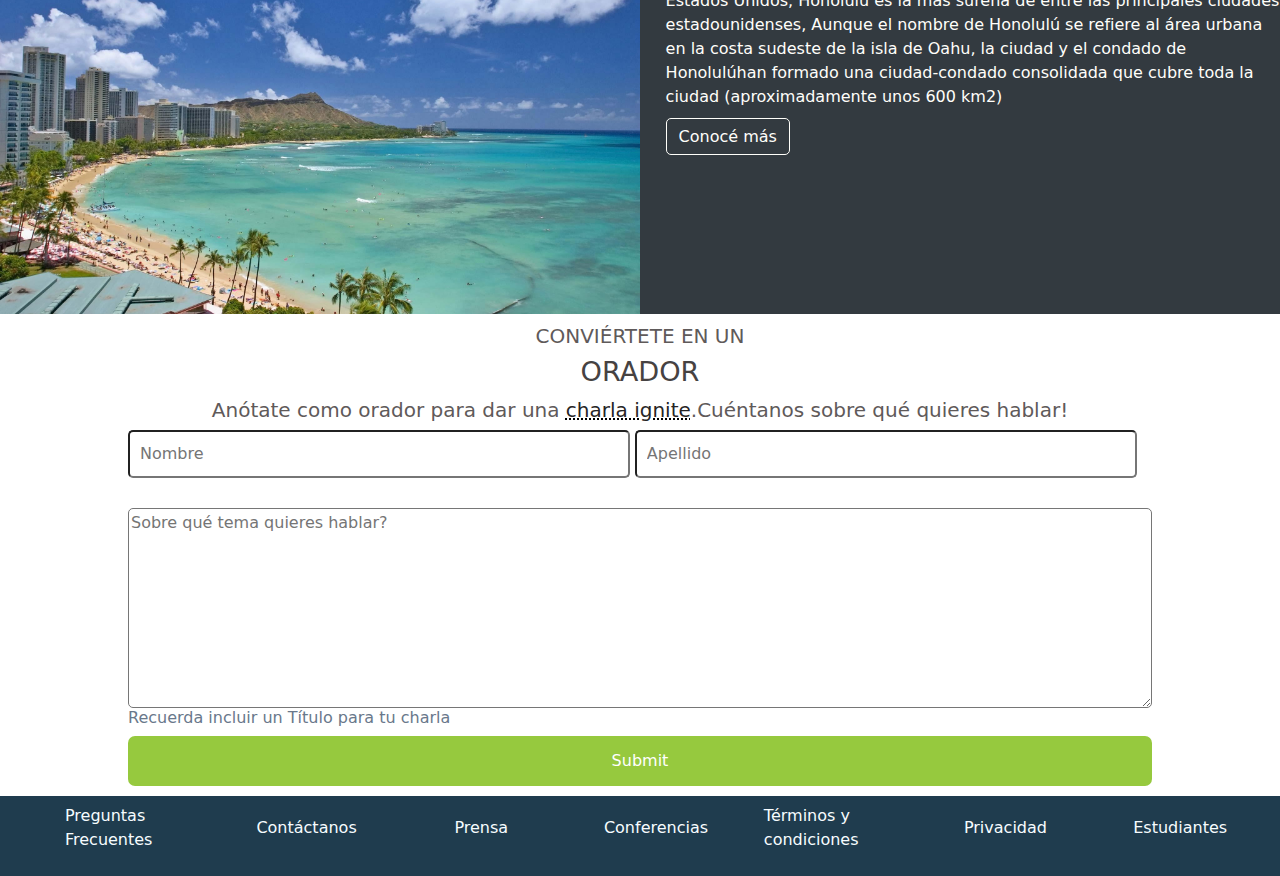
<file: BsAs_pagina/con-bootstrap/index1.html>
<!DOCTYPE html>
<html lang="es">
  <head>
    <meta charset="UTF-8" />
    <meta http-equiv="X-UA-Compatible" content="IE=edge" />
    <meta name="viewport" content="width=device-width, initial-scale=1.0" />
    <link rel="stylesheet" href="../../CSS/style.css" />
    <link rel="apple-touch-icon" sizes="180x180" href="../../assets/imagenes/apple-touch-icon.png">
    <link rel="icon" type="image/png" sizes="32x32" href="../../assets/imagenes/apple-touch-icon.png">
    <link rel="icon" type="image/png" sizes="16x16" href="../../assets/imagenes/favicon-16x16.png">
    <link rel="manifest" href="../../assets/imagenes/site.webmanifest">
    <link rel="stylesheet" href="../../bootstrap-5.0.2-dist/css/bootstrap.min.css">
    <title>Bs As</title>
  </head>
  <body>
    <header>
        
            <nav class="navbar navsup navbar-expand-lg navbar-light py-3">
                <div class="container-fluid ">
                  <a class="icono"><img src="../../assets/imagenes/apple-touch-icon.png" width="70px" height="50px">Conf Bs As</a>
                  <button class="navbar-toggler" type="button" data-bs-toggle="collapse" data-bs-target="#navbarNavAltMarkup" aria-controls="navbarNavAltMarkup" aria-expanded="false" aria-label="Toggle navigation">
                    <span class="navbar-toggler-icon"></span>
                  </button>
                  <div class="collapse navbar-collapse" id="navbarNavAltMarkup">
                    <div class="navbar-nav ">
                      <a class="nav-link active" aria-current="page" href="#">La Conferencia</a>
                      <a class="nav-link" href="#oradores">Los Oradores</a>
                      <a class="nav-link" href="#lugarYFecha">El lugar y la fecha</a>
                      <a class="nav-link" href="#conviertete">Conviértete en orador</a>
                      <a class="nav-link btn-1" href="../comprarTickets/formulario.html">Comprar Tickets</a>
                     
                    </div>
                  </div>
                </div>
              </nav>        
               
          <div id="carouselExampleControls " class="carousel slide " data-bs-ride="carousel">

            <div class="carousel-inner ">
                
              <div class="carousel-item active">
                <img src="../../assets/imagenes/ba1.jpg" class="d-block w-100 h-100" loading="lazy" alt="obelisco" >                
              </div>
              <div class="carousel-item">
                <img src="../../assets/imagenes/ba2.jpg" class="d-block w-100 h-100" loading="lazy" alt="Museo del agua">
              </div>
              <div class="carousel-item">
                <img src="../../assets/imagenes/ba3.jpg" class="d-block w-100 h-100 h-100" loading="lazy" alt="restaurant Don Diego">
              </div>
            </div>
            <button class="carousel-control-prev" type="button" data-bs-target="#carouselExampleControls" data-bs-slide="prev">
              <span class="carousel-control-prev-icon" aria-hidden="true"></span>
              <span class="visually-hidden">Previous</span>
            </button>
            <button class="carousel-control-next" type="button" data-bs-target="#carouselExampleControls" data-bs-slide="next">
              <span class="carousel-control-next-icon" aria-hidden="true"></span>
              <span class="visually-hidden">Next</span>
            </button>
            <div class="header-hijo " >
                <h1>Conf Bs As</h1>
                <p class="bsas ">
                  Bs As llega por primera vez a la Argentina. Un evento para compartir
                  con nuestra comunidad el cooncimiento y la experiencia de nuestros
                  expertos que están creando el futuro de internet. Van a conocer a
                  miembros del evento, a otros estudiantes de Codo a Codo y los oradores
                  de primer nivel que tenemos para ti. Te esperamos!
                </p>
                <ul class="botoncitos">
                  <li><a href="#" class="boton1">Quiero ser orador</a></li>
                  <li><a href="#" class="boton2">Comprar Tickets</a></li>
                </ul>
              </div>
          </div>
        </header>
          <main>
            <div class="tarjetas   ">
                <div class="titulo">
                    <h6 id="oradores">Conoce a los</h6>
                    <h2 >ORADORES</h2>
                </div>
                <div class="tarjeta d-flex flex-column  flex-lg-row  ">
                    <div class="card" style="width: 18rem;">
                        <img src="../../assets/imagenes/steve.jpg" class="card-img-top" loading="lazy" alt="Steve Jobs">
                        <div class="card-body">
                            <div class="botonitos">
                                <a href="#" class="java"><b>Javascript</b></a>
                                <a href="#" class="react"><b>React</b> </a>
                              </div>
                              <H4> Steve Jobs </H4>
                          <p class="card-text">Lorem ipsum dolor sit amet, consectetur adipisicing elit. Cumque assumenda et suscipit obcaecati aliquam id. Exercitationem excepturi sequi recusandae similique obcaecati, nesciunt, aliquam assumenda consectetur possimus quae iste totam expedita!</p>
                        </div>
                      </div>
                      <div class="card" style="width: 18rem;">
                        <img src="../../assets/imagenes/bill.jpg" class="card-img-top" loading="lazy" alt="Bill Gate">
                        <div class="card-body">
                            <div class="botonitos">
                                <a href="#" class="java"><b>Javascript</b></a>
                                <a href="#" class="react"><b>React</b> </a>
                              </div>
                              <h4>Bill Gates</h4>
                          <p class="card-text">Lorem ipsum dolor sit amet consectetur, adipisicing elit. Velit magni delectus, ad nisi, quos iure officia dolorem saepe, eligendi maiores error? Alias corporis optio quidem, iure consectetur corrupti facere magnam!</p>
                        </div>
                      </div>
                      <div class="card" style="width: 18rem;">
                        <img src="../../assets/imagenes/ada.jpeg" class="card-img-top" loading="lazy" alt="Ada Lovelace de perfil">
                        
                        <div class="card-body">  
                            <div class="botonitos1">
                                <a href="#" class="negocio"><b>Negocios</b> </a>
                                <a href="#" class="StartUp"><b>StartUp</b> </a>
                              </div>
                              <h4>Ada Lovelace</h4>                         
                          <p class="card-text">Lorem ipsum dolor sit amet consectetur, adipisicing elit. Vitae, illum natus est a iure reiciendis? Quaerat blanditiis tenetur pariatur quidem doloribus inventore consectetur. Accusantium aperiam aliquid in ipsam eligendi nostrum!</p>
                        </div>
                      </div>
                  </div>

                </div>
                
             
          </main>
          <section id="lugarYFecha">
            <div class="honolulu  d-flex flex-nowrap ">
                
                <div class="honolulu-foto">
                    <img src="../../assets/imagenes/honolulu.jpg" class="img-fluid" loading="lazy" alt="vista aerea Honolulu">

                </div>
                <div class="honolulu-texto ">
                    <p class="texto"><h3>Bs As - Octubre</h3>
                        Buenos Aires es la provincia más grande del estado de Argentina, en
                        los Estados Unidos, Honolulú es la más sureña de entre las principales
                        ciudades estadounidenses, Aunque el nombre de Honolulú se refiere al
                        área urbana en la costa sudeste de la isla de Oahu, la ciudad y el
                        condado de Honolulúhan formado una ciudad-condado consolidada que
                        cubre toda la ciudad (aproximadamente unos 600 km2)</p>
                        <a href="#" class="boton-honolulu">Conocé más</a>
                </div>
              </div>
          </section>
          <div class="titulo-form " id="conviertete">
         <h5>CONVIÉRTETE EN UN  </h5>
         <h2 >ORADOR</h2>
         <H5>Anótate como orador para dar una 
            <a href="#" class="charla">charla ignite</a>.Cuéntanos sobre qué quieres hablar!</H5>
         </div>
    
          <form action="" >
            <div class="formulario ">
            <input type="text1" placeholder="Nombre" class="form">
            <input type="text2" placeholder="Apellido" class="form">
            
          </div>
            <textarea name="" class="texta" id="" cols="30" rows="10" placeholder="Sobre qué tema quieres hablar?"></textarea>
            <h6>Recuerda incluir un Título para tu charla</h6>
            <input type="submit" class="enviar">
          </form>
          <footer >
          <nav>
            <ul>
              <li><a href="#">Preguntas Frecuentes</a></li>
              <li><a href="#">Contáctanos</a></li>
              <li><a href="#">Prensa</a></li>
              <li><a href="#">Conferencias</a></li>
              <li><a href="#">Términos y condiciones</a></li>
              <li><a href="#">Privacidad</a></li>
              <li><a href="#">Estudiantes</a></li>
            </ul>
          </nav>
          </footer>
        
          
    <script src="../../bootstrap-5.0.2-dist/js/bootstrap.bundle.min.js"></script>
  </body>
  </html>
</file>
<file: presentacion/estilos.css>
body{
   
    font-family: Georgia, 'Times New Roman', Times, serif;
    background-image: url(../images/background.jpg);
    text-shadow : 2px 2px #E6E1DC;
}
h1{
    display:block;
    height: 5px;
    margin-top: 0;
    color: #E6CA1F;
    text-shadow: 2px 2px #665E2C;
    
}


section{
    padding-bottom: 200px;

    display: flex;
    
    border-top: 0px;
    margin: 60px 0px 60px 0px;
    padding-top: 140px;
    margin-top: 0;
   
}
.imagen{
    display: inline;
    padding-right: 0px;
    

;
}
p{
    width: 90%;
    text-align: left;
    display: inline-block;
    background-color: none;
    font-size: 2.2rem;
    display: flex;
    align-items: center;
    padding-left: 10px;
}

.titulo{
   
    padding-top: 0px;
    margin-top: 0px;
    
}
.yo{
    margin-top:0px;
}
ul li a:hover {
    font-size: 2rem;
    border-radius: 7px 7px 7px 7px;

}
.interes {
    padding-top: 120px;
   
    
}
.icon-social a img{
    
    display: flex;
    width: 50px;
    height: 50px;
    padding-top: 10px;
    flex-direction: row;
    
    
}
.icon-tw, .icon-fb, .icon-inst, .icon-gmail{
    text-decoration: none;
    flex-direction: row;


}

@media(max-width 560px){
    
}
</file>
<file: CSS/estilos.css>
body{
    margin: 0;
    padding: 0;
}
header{
    background: linear-gradient(to right(rgb(243, 240, 240) rgb(247, 247, 12))); 
    background-size: cover;
    background-position: center;
}
.cabecera{
    background-color: rgb(49, 47, 47);
    display: flex;
    color: white;
    padding: 0 ;
    height: 20%;
    font-size: 1rem;
}
.cabecera1{
    display: flex;
    width:40% ;
    margin-left: 5%;
    padding: 10px ;
}
/*botonera*/
.cabecera2{  
    width: 60%;
    margin-right: 7%;
}
.letra{
    margin-left: 5px;
    font-size: 1.2rem;
}
nav{
    padding-top: 10px;
}
li{
    display: inline-block;
    padding: 5px 5px;
}
a{
    text-decoration: none;
    text-align: center;
    height: fit-content;
    width: fit-content;
    color: rgb(168, 162, 162);
}
/*botonera*/
/*header*/
.header-hijo{
    height: 550px;
    width: 90%;
    display: flex;
    flex-direction: column;
    color: white;
    justify-content: center;
    align-items: flex-end;
    padding: 0;
}
h1{
  margin: 0;
  padding: 0%;
}
.bsas{
    width: 50%;
    font-size: 1.26rem;
    text-align: right;
    margin: 0;
    padding: 5px;
    word-spacing: normal;
    line-height: 25px;
}
.boton1 a, .boton2 a{
    display: inline-block;
}
.boton1, .boton2{
    border-radius: 7px;
    border: 1px solid rgb(189, 180, 180);
    padding: 8px 15px;
    color: white;
    font-size: 1.20rem;
}
.boton2{
    background-color:rgb(50, 185, 84) ;
    color: white;
}
/*header*/
/*cards*/
.titulo{
    display: block;
    text-align: center;
    padding: 4px;
    color:rgb(63, 60, 60);
    padding: 0;
    margin: 0;
}
.titulo h5 h5{
    color: rgb(90, 88, 88);
    padding: 0;
    margin-bottom: 0;
    width: fit-content;
}
.titulo h2{
    font-size: 1,6rem;
}
.tarjetas{
    display: flex;
    flex-direction: row;
    justify-content: center;
    align-items: center;
    align-content: space-around;   
}
.tarjeta{
    display: flex;
    flex-direction: column;
    align-items: center;
    justify-content: center;
    width: 100%;
}
.tarjet {
    display: flex;
    flex-direction: column;
    align-items: left ;
    height: 180px;
    width: 66%;
    border: .5px solid rgb(216, 207, 207);
    border-radius: 0 0 10px 10px;
    margin-bottom: 50px;
    padding: 10px;
}
.texto-tarjeta{
    text-align: left;
    font-size: 1rem;
}
.botonitos, .botonitos1{
    height: 5px;
}
.botonitos a, .botonitos1 a{
    border-radius: 6px ;
    padding: 1px 3px;
}
.negocio{
    background-color: rgb(133, 119, 119);
    color: white;
}
.StartUp{
    background-color: rgb(190, 24, 74);
    color: white;
}
.java{
    background-color: rgb(236, 236, 65);
    color: black;
}
.react{
background-color: rgb(50, 221, 233);
text-align: center;
color: white;
}
/*cards*/
.honolulu{
    display: flex;
    flex-direction: row;
    color: white;
    border-top: 2px solid rgb(133, 128, 128);
}
.honolulu-box{
    width: 50%;
    background-color: rgb(48, 46, 46);
    line-height: 25px;
    padding-left: 20px;
    font-size: 1rem;
    border-left: 2px solid rgb(133, 128, 128);
<<<<<<< HEAD:CSS/estilos.css
    /*margin-bottom: 4px;*/
=======
    margin-bottom: 4px;
>>>>>>> 64634074d6d6f43b9fbdfcb19236fb89be4df99e:BsAs_pagina/estilos.css
}
.honolulu-img{
    width: 50%;
    height: auto;
}
.honolulu h3{
    font-size: 1.8rem;
}
.boton-honolulu{
    border-radius: 5px;
    border: 1px solid rgb(189, 180, 180);
    padding: 8px 12px;
}
.titulo-form{
    text-align: center;
    color: rgb(95, 90, 90);
    width: 100%;
    display: inline-block;
}
.titulo-form h4{
    margin-top: 30px;
    margin-bottom: 5px;
}
.titulo-form h2{
    font-size: 1.7rem;
    margin-bottom: 10px;
    margin-top: 0;
    padding: 0;
    color: rgb(70, 66, 66);
}
.titulo-form h5{
    margin: 0;
}
form{
    display: flex;
    flex-direction: column;
    flex-wrap: wrap;
    align-content: center;
    margin: 20px;
    width: 100%;
}
.form{
width: 300px;
padding: 10px;
border-radius: 7px;
}
textarea{
    display: block;
    width: 650px;
    height: 80px;
    margin-top: 20px;
    margin-bottom: 20px;
    border-radius: 7px;
}
.enviar{
    background-color: rgb(99, 236, 99);
    color: white;
    border-radius: 7px;
    height: 50px;
}
.charla{
    text-decoration-line: underline;
    text-decoration-style: dotted;
    text-decoration-color: black;
}
footer{
    height: 50px;
    background-color: rgb(32, 67, 83);
    width: 100%;
    height: 100px;
    display: flex;
    align-items: center;
    justify-content: space-around;
}
footer a{
    display: inline-block;
    width: 100px;
    margin: 10px;
    color: rgb(187, 178, 178);
}
footer ul{
    display: flex;
    flex-direction: row;
    align-items: center;
}
</file>
<file: BsAs_pagina/sin_bootstrap/estilos.css>
body{
    margin: 0;
    padding: 0;
}
header{
    background: linear-gradient(to right, rgb( 0 0 0 /.5),rgb( 0 0 0 /.5)) ,url(../../assets/imagenes/ba1.jpg); 
    background-size: cover;
    background-position: center;
}
.cabecera{
    background-color: rgb(49, 47, 47);
    display: flex;
    color: white;
    padding: 0 ;
    height: 20%;
    font-size: 1rem;
}
.cabecera1{
    display: flex;
    width:40% ;
    margin-left: 5%;
    padding: 10px ;
}
/*botonera*/
.cabecera2{  
    width: 60%;
    margin-right: 7%;
}
.letra{
    margin-left: 5px;
    font-size: 1.2rem;
}
nav{
    padding-top: 10px;
}
li{
    display: inline-block;
    padding: 5px 5px;
}
a{
    text-decoration: none;
    text-align: center;
    height: fit-content;
    width: fit-content;
    color: rgb(168, 162, 162);
}
/*botonera*/
/*header*/
.header-hijo{
    height: 550px;
    width: 90%;
    display: flex;
    flex-direction: column;
    color: white;
    justify-content: center;
    align-items: flex-end;
    padding: 0;
}
h1{
  margin: 0;
  padding: 0%;
}
.bsas{
    width: 50%;
    font-size: 1.26rem;
    text-align: right;
    margin: 0;
    padding: 5px;
    word-spacing: normal;
    line-height: 25px;
}
.boton1 a, .boton2 a{
    display: inline-block;
}
.boton1, .boton2{
    border-radius: 7px;
    border: 1px solid rgb(189, 180, 180);
    padding: 8px 15px;
    color: white;
    font-size: 1.20rem;
}
.boton2{
    background-color:rgb(50, 185, 84) ;
    color: white;
}
/*header*/
/*cards*/
.titulo{
    display: block;
    text-align: center;
    padding: 4px;
    color:rgb(63, 60, 60);
    padding: 0;
    margin: 0;
}
.titulo h5 h5{
    color: rgb(90, 88, 88);
    padding: 0;
    margin-bottom: 0;
    width: fit-content;
}
.titulo h2{
    font-size: 1,6rem;
}
.tarjetas{
    display: flex;
    flex-direction: row;
    justify-content: center;
    align-items: center;
    align-content: space-around;   
}
.tarjeta{
    display: flex;
    flex-direction: column;
    align-items: center;
    justify-content: center;
    width: 100%;
}
.tarjet {
    display: flex;
    flex-direction: column;
    align-items: left ;
    height: 180px;
    width: 66%;
    border: .5px solid rgb(216, 207, 207);
    border-radius: 0 0 10px 10px;
    margin-bottom: 50px;
    padding: 10px;
}
.texto-tarjeta{
    text-align: left;
    font-size: 1rem;
}
.botonitos, .botonitos1{
    height: 5px;
}
.botonitos a, .botonitos1 a{
    border-radius: 6px ;
    padding: 1px 3px;
}
.negocio{
    background-color: rgb(133, 119, 119);
    color: white;
}
.StartUp{
    background-color: rgb(190, 24, 74);
    color: white;
}
.java{
    background-color: rgb(236, 236, 65);
    color: black;
}
.react{
background-color: rgb(50, 221, 233);
text-align: center;
color: white;
}
/*cards*/
.honolulu{
    display: flex;
    flex-direction: row;
    color: white;
    border-top: 2px solid rgb(133, 128, 128);
}
.honolulu-box{
    width: 50%;
    background-color: rgb(48, 46, 46);
    line-height: 25px;
    padding-left: 20px;
    font-size: 1rem;
    border-left: 2px solid rgb(133, 128, 128);
    /*margin-bottom: 4px;*/
}
.honolulu-img{
    width: 50%;
    height: auto;
}
.honolulu h3{
    font-size: 1.8rem;
}
.boton-honolulu{
    border-radius: 5px;
    border: 1px solid rgb(189, 180, 180);
    padding: 8px 12px;
}
.titulo-form{
    text-align: center;
    color: rgb(95, 90, 90);
    width: 100%;
    display: inline-block;
}
.titulo-form h4{
    margin-top: 30px;
    margin-bottom: 5px;
}
.titulo-form h2{
    font-size: 1.7rem;
    margin-bottom: 10px;
    margin-top: 0;
    padding: 0;
    color: rgb(70, 66, 66);
}
.titulo-form h5{
    margin: 0;
}
form{
    display: flex;
    flex-direction: column;
    flex-wrap: wrap;
    align-content: center;
    margin: 20px;
    width: 100%;
}
.form{
width: 300px;
padding: 10px;
border-radius: 7px;
}
textarea{
    display: block;
    width: 650px;
    height: 80px;
    margin-top: 20px;
    margin-bottom: 20px;
    border-radius: 7px;
}
.enviar{
    background-color: rgb(99, 236, 99);
    color: white;
    border-radius: 7px;
    height: 50px;
}
.charla{
    text-decoration-line: underline;
    text-decoration-style: dotted;
    text-decoration-color: black;
}
footer{
    height: 50px;
    background-color: rgb(32, 67, 83);
    width: 100%;
    height: 100px;
    display: flex;
    align-items: center;
    justify-content: space-around;
}
footer a{
    display: inline-block;
    width: 100px;
    margin: 10px;
    color: rgb(187, 178, 178);
}
footer ul{
    display: flex;
    flex-direction: row;
    align-items: center;
}
</file>
<file: CSS/style.css>
.nav-link.btn-1{
    color: green !important;
    
}
.collapse.navbar-collapse{
   
   color: white;
   justify-content: flex-end !important;
}
nav.navbar{
    background-color: rgb(51, 58, 64) ;
    height: 20%;
    font-size: 1.2rem;
    padding-right: 8%;
}
.navbar-nav a{
    color: rgb(155, 158, 161) !important;
    
}
.navbar-nav a:hover {
    color: white !important;
    text-shadow: 2px solid rgb(28, 28, 29);
}
.navbar-nav a.btn-1:hover{
    color: rgb(8, 245, 8) !important;
    text-shadow: 1px solid rgb(207, 207, 221) !important;
}
.icono{
    padding-left: 4%;
    text-decoration: none;
    color: white;
    font-size: 1.2rem;
}
.carousel-inner{
    filter: brightness(50%);
}
.header-hijo{
    position: absolute;
    top: 25vh;
    display: flex;
    color: rgb(255, 255, 255);
    flex-direction: column;
    justify-items: space-evenly;
    align-content: flex-end;
    align-items: flex-end;
    padding-right: 10%;    
}
h1{
    font-size: 3rem !important;
}
.bsas{
    text-align: right;
    width: 70%;
    font-size: 1.6rem;
    text-indent: 0%;
    
}
.boton1 a, .boton2 a{
    display: inline-block;
   
}
.botoncitos a:hover{
    color: rgb(255, 255, 255);
    padding-block: 11px;
    box-shadow: 4px 4px 4px 0px rgb(141, 128, 128);
    border: 1px solid rgb(255, 253, 253);    
}
.boton1, .boton2{
    border-radius: 7px;
    border: 1px solid rgb(189, 180, 180);
    padding: 8px 15px;
    color: white;
    font-size: 1.20rem;
    text-decoration: none;
}
.boton2{
    background-color: rgb(41, 167, 68) ;
    color: white;
}
ul li{
    display: inline;
 }
.tarjetas{
    align-items: center !important;
    
    align-content: space-around ;
}
.tarjeta{

    
    justify-content: space-evenly ;
}

.titulo{
    
    text-align: center;
}
.botonitos, .botonitos1{
    height: 5px;
    display: inline-block;
}
.botonitos a, .botonitos1 a{
    border-radius: 6px ;
    padding: 1px 3px;
    text-decoration: none;
    font-size: .8rem;
}
.negocio{
    background-color: rgb(108, 117, 124);
    color: white;
}
.StartUp{
    background-color: rgb(221, 52, 71);
    color: white;
}
.java{
    background-color: rgb(254, 193, 7);
    color: black;
}
.react{
background-color: rgb(23, 162, 183);
text-align: center;
color: white;
}
.honolulu{
    margin-top: 20px;
}
.honolulu-texto{
    font-size: 1rem;
    width: 50%;
    background-color: rgb(51, 58, 64);
    color: rgb(255, 254, 250);
    padding-left: 2%;
}
.honolulu-foto{
    width: 50%;
}
.boton-honolulu{
    border-radius: 5px;
    border: 1px solid rgb(255, 254, 250);;
    padding: 8px 12px;
    text-decoration: none;
    color:rgb(255, 254, 250);
}
.titulo-form{
    text-align: center;
    color: rgb(95, 90, 90);
    width: 100%;
    display: inline-block;
}
.titulo-form h4{
    margin-top: 30px;
    margin-bottom: 5px;
}
.titulo-form h2{
    font-size: 1.7rem;
    margin-bottom: 10px;
    margin-top: 0;
    padding: 0;
    color: rgb(70, 66, 66);
}
.titulo-form h5{
    margin-top: 10px;
}
form{
    display: flex;
    flex-direction: column;
    flex-wrap: wrap;
    align-content: center;
    margin: 0;
    width: 100%;
}
.form{
    width: 49%;
    padding: 10px;
    border-radius: 5px;
}
.texta{
    display: block;
    margin-left: auto;
    margin-right: auto;
    width: 80vw;
    height: 200px;
    margin-top: 30px;
    margin-bottom: 0;
    border-radius: 5px;
}
h6{
    color: rgb(105,  120, 139);
    font-weight: lighter;
}
.enviar{
    background-color: rgb(150, 201, 62);
    color: white;
    border-radius: 7px;
    height: 50px;
    margin-bottom: 10px;
    border: 0ch;
}
.charla{
    text-decoration-line: underline;
    text-decoration-style: dotted;
    text-decoration-color: black;
    color: rgb(39, 37, 38);
}
footer{
    width: 100vw;
    display: flex;
    flex-direction: column;
    align-content: center;
    margin-right: 0;
    margin: 0;
    background-color: rgb(31, 60, 78);
}
footer ul{
    display: flex;
    flex-direction: row;
    justify-content: space-evenly;
    align-items: center;
    margin-left: 0;
}
footer li{
    display: flex;
    width: 12%;
    justify-content: space-evenly;
}
footer a{
    text-decoration: none;
    color:rgb(247, 252, 255);
    padding: 8px;

}


@media (max-width: 991.98px) {
    .navbar-nav{
        align-items: center !important;
    }
    .header-hijo{
        position: relative;
        color: rgb(255, 255, 255);
        flex-direction: column;
        justify-items: space-evenly;
        top: 0;
        align-items: center;
        padding-right: 0;    
        background-color: rgb(51, 58, 64);
        text-align: center;
    }
    
    .botoncitos li a{
        width: 40%;
        padding: 0%;
    }
    .bsas{
        text-align: right;
        width: 70%;
        font-size: 1rem;
    }
    
    .carousel-inner{
        height: 100%;
    }
    div.card{
        margin-left: auto;
        margin-right: auto;
        width: 100vw;
    }
    .honolulu{
        flex-direction: column;
    }
    .honolulu-texto , .honolulu-foto{
        width: 100%;
        padding-bottom: 10px;
    }
    .formulario{
        display: flex;
        flex-direction: column;
        width: 100vw;
        align-items: center !important;
    }
    input{
        justify-content: space-between;
    }
    .form{
        
        align-items: center;
        width: 80vw;
       margin-bottom: 10px;
    }
    .texta{
        width: 80vw;
    }
    h6{
        margin-left: 10%;
    }
    footer ul{
        display: flex;
        flex-direction: column ;
    }
    footer li{
       width: 100vw;
       height: 30px;
    }
    .enviar{
        width: 100%;
    }

 }
 @media (max-widht: 768px){
     .honolulu-texto{
        padding-bottom: 10px;
    }
    .navbar-nav{
        justify-content: center impr !important;
    }
    .texta{
        margin-left: auto;
        margin-right: auto;
        width: 80vw;
    }
    .form{
        margin-left: auto;
        margin-right: auto;
        width: 80vw;
    }
 }
 @media (max-width: 560px){
    .honolulu-texto{
        padding-bottom: 10px;
    }
    .carousel-control-prev, .carousel-control-next{
        height: 45%;
    }
    .header-hijo{
        height: 60vh;
    }

    .formulario{
        margin-left: auto;
        margin-right: auto;
        width: 100vw;
        align-items: center;
    }
    .texta{
        margin-left: auto;
        margin-right: auto;
        width: 80vw;
    }
   
    
 }
</file>
<file: BsAs_pagina/comprarTickets/estilos.css>
.formulario{
    width: 55vw;
    margin-left: auto;
    margin-right: auto;
    margin-top: 50px;
    display: flex;
    flex-direction: column;
    justify-content: center;
    align-items: center;

}
.desc{
    display: flex;
    flex-wrap: nowrap;
    justify-content: center;
    width: 75vw;
}
.desc1{
    display: flex;
    flex-direction: column;
    justify-content: center;
    align-items: center;
    border: 2px solid rgb(0, 123, 255);
    padding: 40px;
    margin: 5px;
    
}
.desc2{
    display: flex;
    flex-direction: column;
    justify-content: center;
    align-items: center;
    border: 2px solid rgb(23, 162, 184);
    padding: 40px;
    margin: 5px;
}
.desc3{
    display: flex;
    flex-direction: column;
    justify-content: center;
    align-items: center;
    border: 2px solid rgb(255, 193, 7);
    padding: 40px;
    margin: 5px;
}
.doc{
    font-size: 12px;
    
}
section span{
    font-weight: bold;
}
.textito{
    font-weight: bold;
    color: rgb(148, 143, 143);
}
.subt{
    display: flex;
    flex-direction: column;
    justify-content: center;
    align-items: center;
    
}
.subt h6{
    align-content: center;
}
.formul{
    width:60vw !important;
    margin-left: auto;
    margin-right: auto;
    
}
.compra{
    width:100%;
    display: flex;
    flex-wrap: nowrap;
    justify-content: space-between;
    margin-top: 10px;
    margin-bottom: 20px;
}
.cancat{
    
    width: 50vw;
    margin-top: 0%;
    display: inline;
    margin-bottom: 10px;
    display: flex;
    justify-content: space-between;    
}
.cantidad{
    margin: 0 ;
    width: 300px !important;
   display: flex;
    flex-direction: column;}
input .cantidad{
    width: 30vw !important;
    
}
.categoria{
    width: 46%;
    height: 25px !important;
    display: flex;
    flex-direction: column;
}
select .categoria{
    height: 50px !important;
}
.resumen{
    display: flex;
    flex-direction: column;
    width: 55vw;
    margin-left:auto;
    margin-right: auto;
}
.boton {
    padding:5px;
    width: 70%;
    display: flex;
    justify-content: space-between;
}
.botones{
    display: flex;
    flex-direction: row;
    justify-content: space-evenly !important;
    width: 100%;
}
.btn{
    width: 48%;
    background-color: rgb(151, 201, 62);
    color: rgb(255, 247, 180);
}
.Total{
    background-color: rgb(220, 229, 255);
}
.correo{
    margin-bottom: 5px !important;
}
</file>
